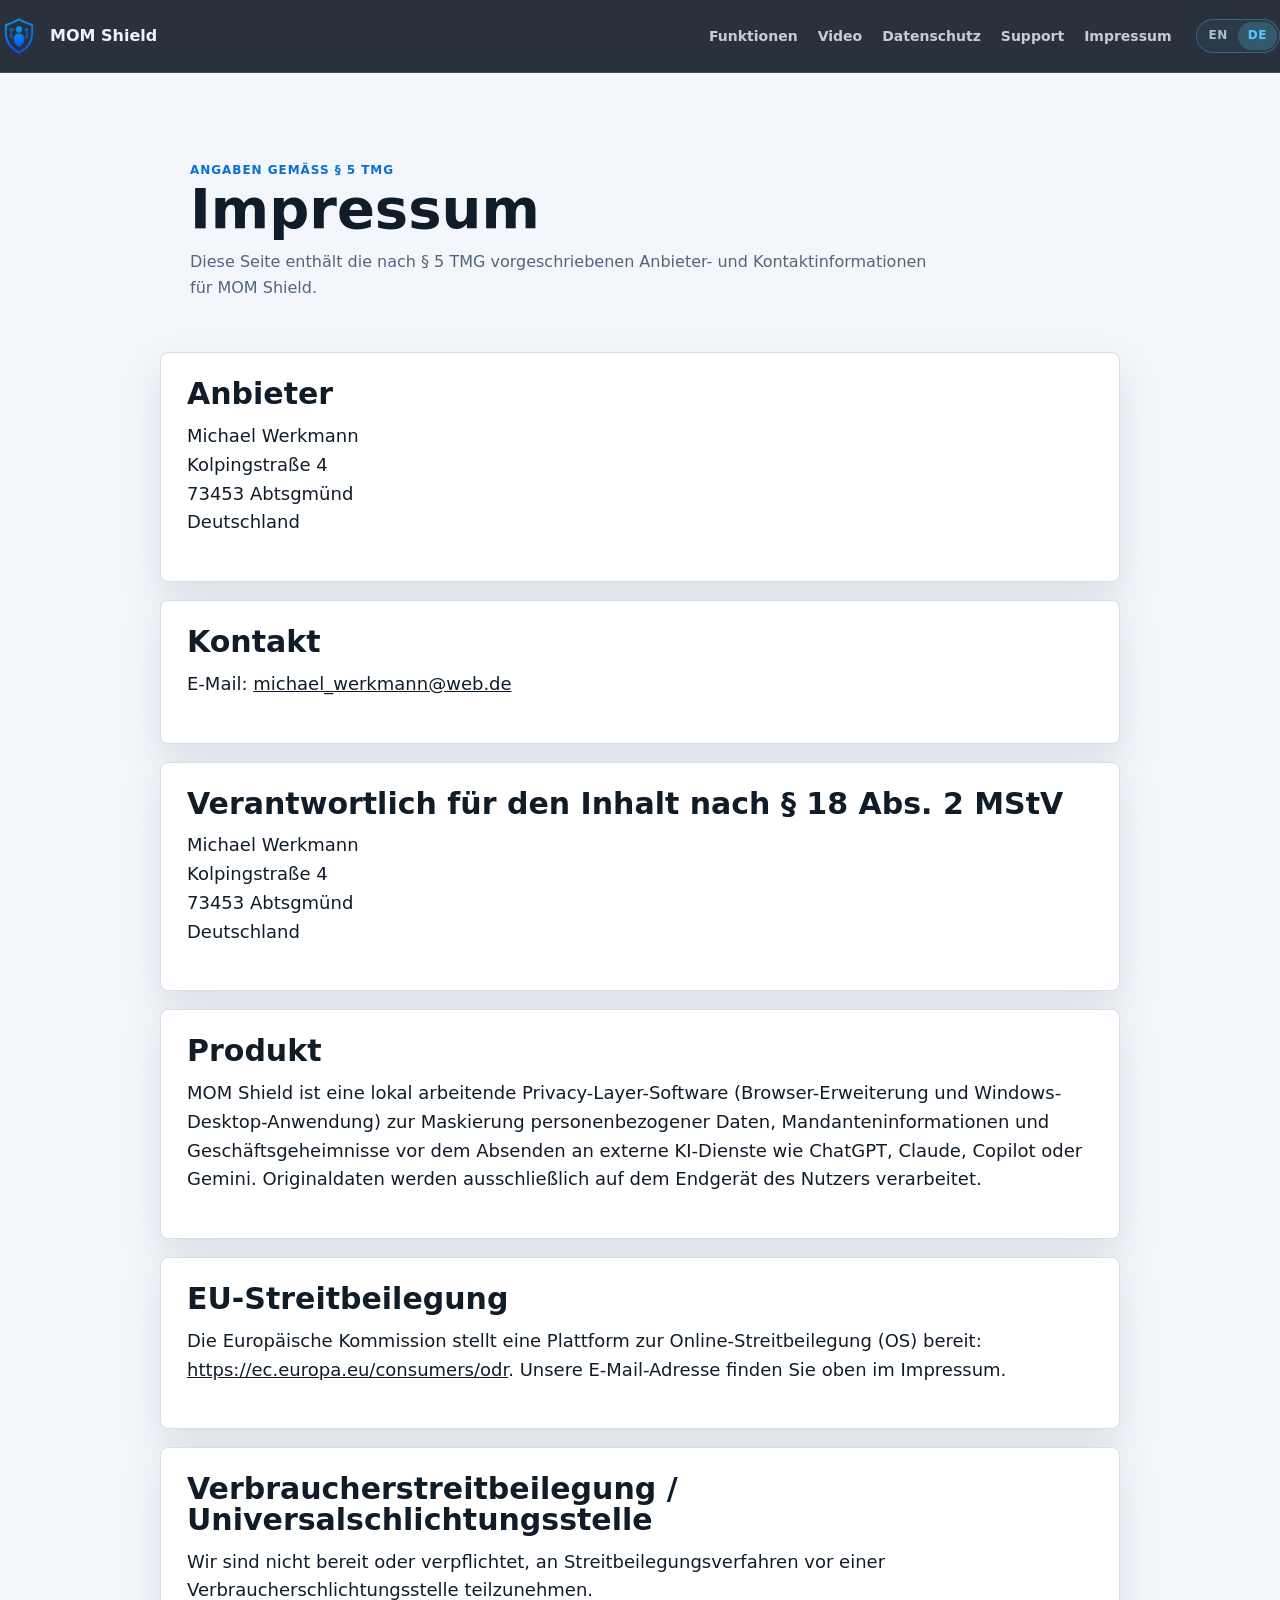
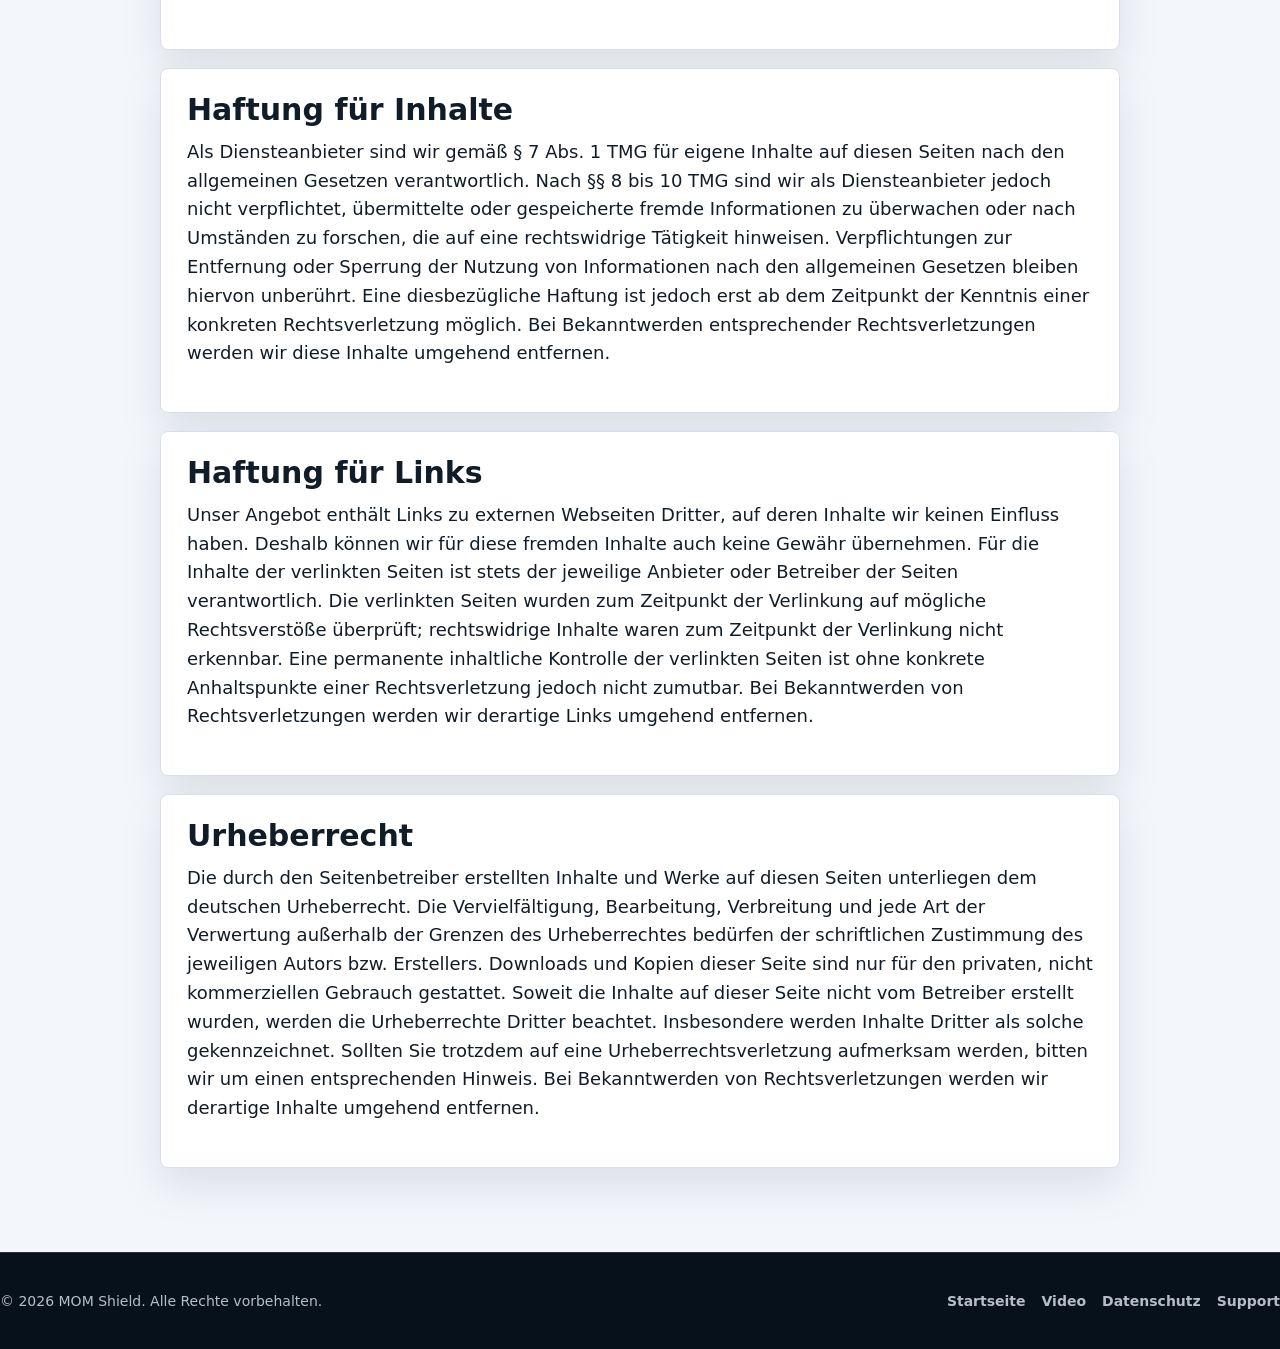
<file: docs/imprint.html>
<!doctype html>
<html lang="de">
<head>
  <meta charset="utf-8">
  <meta name="viewport" content="width=device-width, initial-scale=1">
  <title data-i18n="imprint.title">Impressum – MOM Shield</title>
  <meta name="description" data-i18n-attr="content:imprint.desc" content="Impressum für MOM Shield – Privacy Layer für sichere KI-Nutzung mit sensiblen Daten.">
  <link rel="icon" type="image/x-icon" href="assets/favicon.ico">
  <link rel="icon" type="image/png" sizes="32x32" href="assets/icon32.png">
  <link rel="icon" type="image/png" sizes="192x192" href="assets/icon192.png">
  <link rel="apple-touch-icon" href="assets/icon192.png">
  <link rel="stylesheet" href="styles.css">
  <script src="i18n.js" defer></script>
</head>
<body>
  <header class="site-header">
    <nav class="nav" data-i18n-attr="aria-label:nav.aria" aria-label="Main navigation">
      <a class="brand" href="index.html">
        <img src="assets/icon48.png" data-i18n-attr="alt:brand.alt" alt="MOM Shield logo">
        <span>MOM Shield</span>
      </a>
      <div class="nav-links">
        <a href="index.html#features" data-i18n="nav.features">Features</a>
        <a href="video.html" data-i18n="nav.video">Video</a>
        <a href="privacy.html" data-i18n="nav.privacy">Privacy</a>
        <a href="support.html" data-i18n="nav.support">Support</a>
        <a href="imprint.html" data-i18n="nav.imprint">Legal Notice</a>
        <span class="lang-switch" role="group" data-i18n-attr="aria-label:lang.switch.aria" aria-label="Choose language">
          <button type="button" class="lang-btn" data-lang-btn="en" aria-pressed="true">EN</button>
          <button type="button" class="lang-btn" data-lang-btn="de" aria-pressed="false">DE</button>
        </span>
      </div>
    </nav>
  </header>

  <main>
    <div class="page-title">
      <p class="section-kicker" data-i18n="imprint.kicker">Angaben gemäß § 5 TMG</p>
      <h1 data-i18n="imprint.h1">Impressum</h1>
      <p data-i18n="imprint.intro">Diese Seite enthält die nach § 5 TMG vorgeschriebenen Anbieter- und Kontaktinformationen für MOM Shield.</p>
    </div>

    <article class="content">
      <section>
        <h2 data-i18n="imprint.s1.h2">Anbieter</h2>
        <p data-i18n="imprint.s1.p">
          Michael Werkmann<br>
          Kolpingstraße 4<br>
          73453 Abtsgmünd<br>
          Deutschland
        </p>
      </section>

      <section>
        <h2 data-i18n="imprint.s2.h2">Kontakt</h2>
        <p data-i18n="imprint.s2.p">E-Mail: <a href="mailto:michael_werkmann@web.de">michael_werkmann@web.de</a></p>
      </section>

      <section>
        <h2 data-i18n="imprint.s3.h2">Verantwortlich für den Inhalt nach § 18 Abs. 2 MStV</h2>
        <p data-i18n="imprint.s3.p">
          Michael Werkmann<br>
          Kolpingstraße 4<br>
          73453 Abtsgmünd<br>
          Deutschland
        </p>
      </section>

      <section>
        <h2 data-i18n="imprint.s4.h2">Produkt</h2>
        <p data-i18n="imprint.s4.p">MOM Shield ist eine lokal arbeitende Privacy-Layer-Software (Browser-Erweiterung und Windows-Desktop-Anwendung) zur Maskierung personenbezogener Daten, Mandanteninformationen und Geschäftsgeheimnisse vor dem Absenden an externe KI-Dienste wie ChatGPT, Claude, Copilot oder Gemini. Originaldaten werden ausschließlich auf dem Endgerät des Nutzers verarbeitet.</p>
      </section>

      <section>
        <h2 data-i18n="imprint.s5.h2">EU-Streitbeilegung</h2>
        <p data-i18n="imprint.s5.p">Die Europäische Kommission stellt eine Plattform zur Online-Streitbeilegung (OS) bereit: <a href="https://ec.europa.eu/consumers/odr" rel="noopener noreferrer" target="_blank">https://ec.europa.eu/consumers/odr</a>. Unsere E-Mail-Adresse finden Sie oben im Impressum.</p>
      </section>

      <section>
        <h2 data-i18n="imprint.s6.h2">Verbraucherstreitbeilegung / Universalschlichtungsstelle</h2>
        <p data-i18n="imprint.s6.p">Wir sind nicht bereit oder verpflichtet, an Streitbeilegungsverfahren vor einer Verbraucherschlichtungsstelle teilzunehmen.</p>
      </section>

      <section>
        <h2 data-i18n="imprint.s7.h2">Haftung für Inhalte</h2>
        <p data-i18n="imprint.s7.p">Als Diensteanbieter sind wir gemäß § 7 Abs. 1 TMG für eigene Inhalte auf diesen Seiten nach den allgemeinen Gesetzen verantwortlich. Nach §§ 8 bis 10 TMG sind wir als Diensteanbieter jedoch nicht verpflichtet, übermittelte oder gespeicherte fremde Informationen zu überwachen oder nach Umständen zu forschen, die auf eine rechtswidrige Tätigkeit hinweisen. Verpflichtungen zur Entfernung oder Sperrung der Nutzung von Informationen nach den allgemeinen Gesetzen bleiben hiervon unberührt. Eine diesbezügliche Haftung ist jedoch erst ab dem Zeitpunkt der Kenntnis einer konkreten Rechtsverletzung möglich. Bei Bekanntwerden entsprechender Rechtsverletzungen werden wir diese Inhalte umgehend entfernen.</p>
      </section>

      <section>
        <h2 data-i18n="imprint.s8.h2">Haftung für Links</h2>
        <p data-i18n="imprint.s8.p">Unser Angebot enthält Links zu externen Webseiten Dritter, auf deren Inhalte wir keinen Einfluss haben. Deshalb können wir für diese fremden Inhalte auch keine Gewähr übernehmen. Für die Inhalte der verlinkten Seiten ist stets der jeweilige Anbieter oder Betreiber der Seiten verantwortlich. Die verlinkten Seiten wurden zum Zeitpunkt der Verlinkung auf mögliche Rechtsverstöße überprüft; rechtswidrige Inhalte waren zum Zeitpunkt der Verlinkung nicht erkennbar. Eine permanente inhaltliche Kontrolle der verlinkten Seiten ist ohne konkrete Anhaltspunkte einer Rechtsverletzung jedoch nicht zumutbar. Bei Bekanntwerden von Rechtsverletzungen werden wir derartige Links umgehend entfernen.</p>
      </section>

      <section>
        <h2 data-i18n="imprint.s9.h2">Urheberrecht</h2>
        <p data-i18n="imprint.s9.p">Die durch den Seitenbetreiber erstellten Inhalte und Werke auf diesen Seiten unterliegen dem deutschen Urheberrecht. Die Vervielfältigung, Bearbeitung, Verbreitung und jede Art der Verwertung außerhalb der Grenzen des Urheberrechtes bedürfen der schriftlichen Zustimmung des jeweiligen Autors bzw. Erstellers. Downloads und Kopien dieser Seite sind nur für den privaten, nicht kommerziellen Gebrauch gestattet. Soweit die Inhalte auf dieser Seite nicht vom Betreiber erstellt wurden, werden die Urheberrechte Dritter beachtet. Insbesondere werden Inhalte Dritter als solche gekennzeichnet. Sollten Sie trotzdem auf eine Urheberrechtsverletzung aufmerksam werden, bitten wir um einen entsprechenden Hinweis. Bei Bekanntwerden von Rechtsverletzungen werden wir derartige Inhalte umgehend entfernen.</p>
      </section>
    </article>
  </main>

  <footer class="site-footer">
    <div class="footer-inner">
      <div data-i18n="footer.copyright.rights">&copy; 2026 MOM Shield. All rights reserved.</div>
      <div class="footer-links">
        <a href="index.html" data-i18n="footer.home">Home</a>
        <a href="video.html" data-i18n="footer.video">Video</a>
        <a href="privacy.html" data-i18n="footer.privacy">Privacy Policy</a>
        <a href="support.html" data-i18n="footer.support.short">Support</a>
      </div>
    </div>
  </footer>
</body>
</html>
</file>
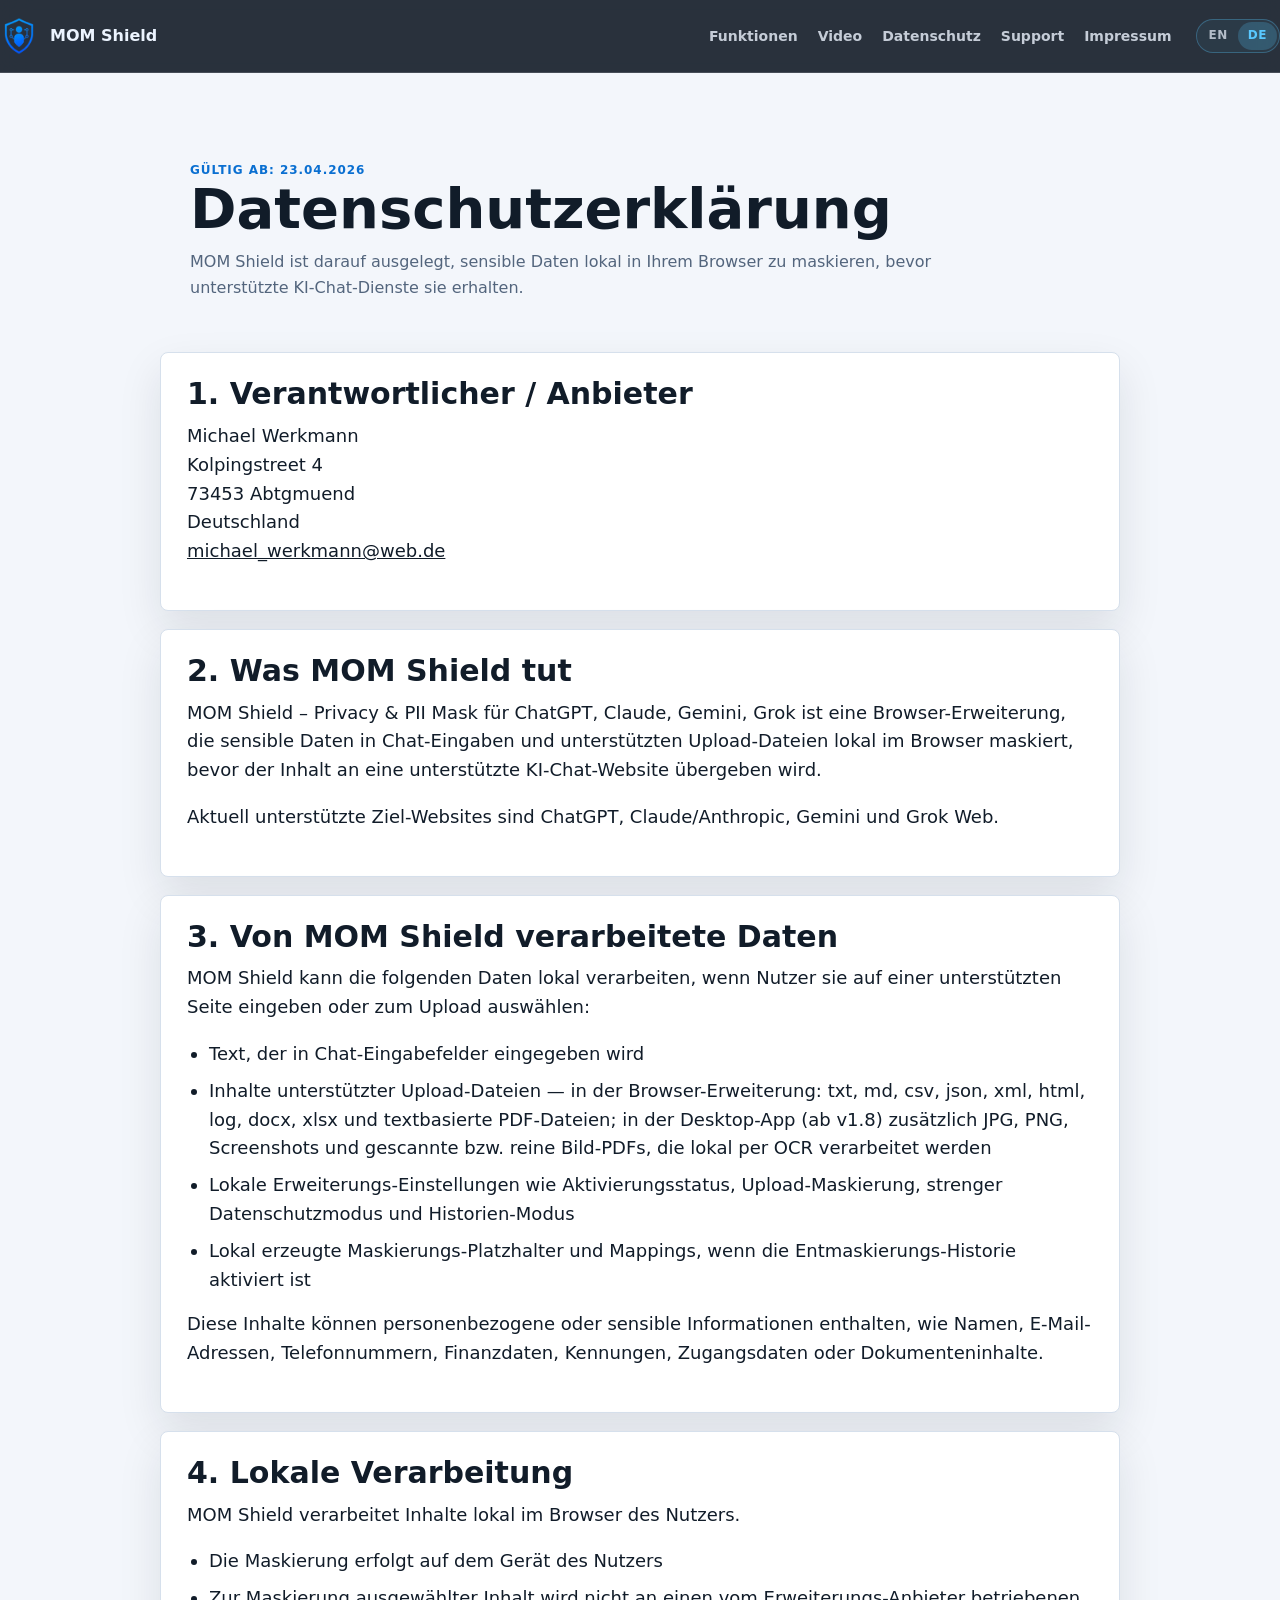
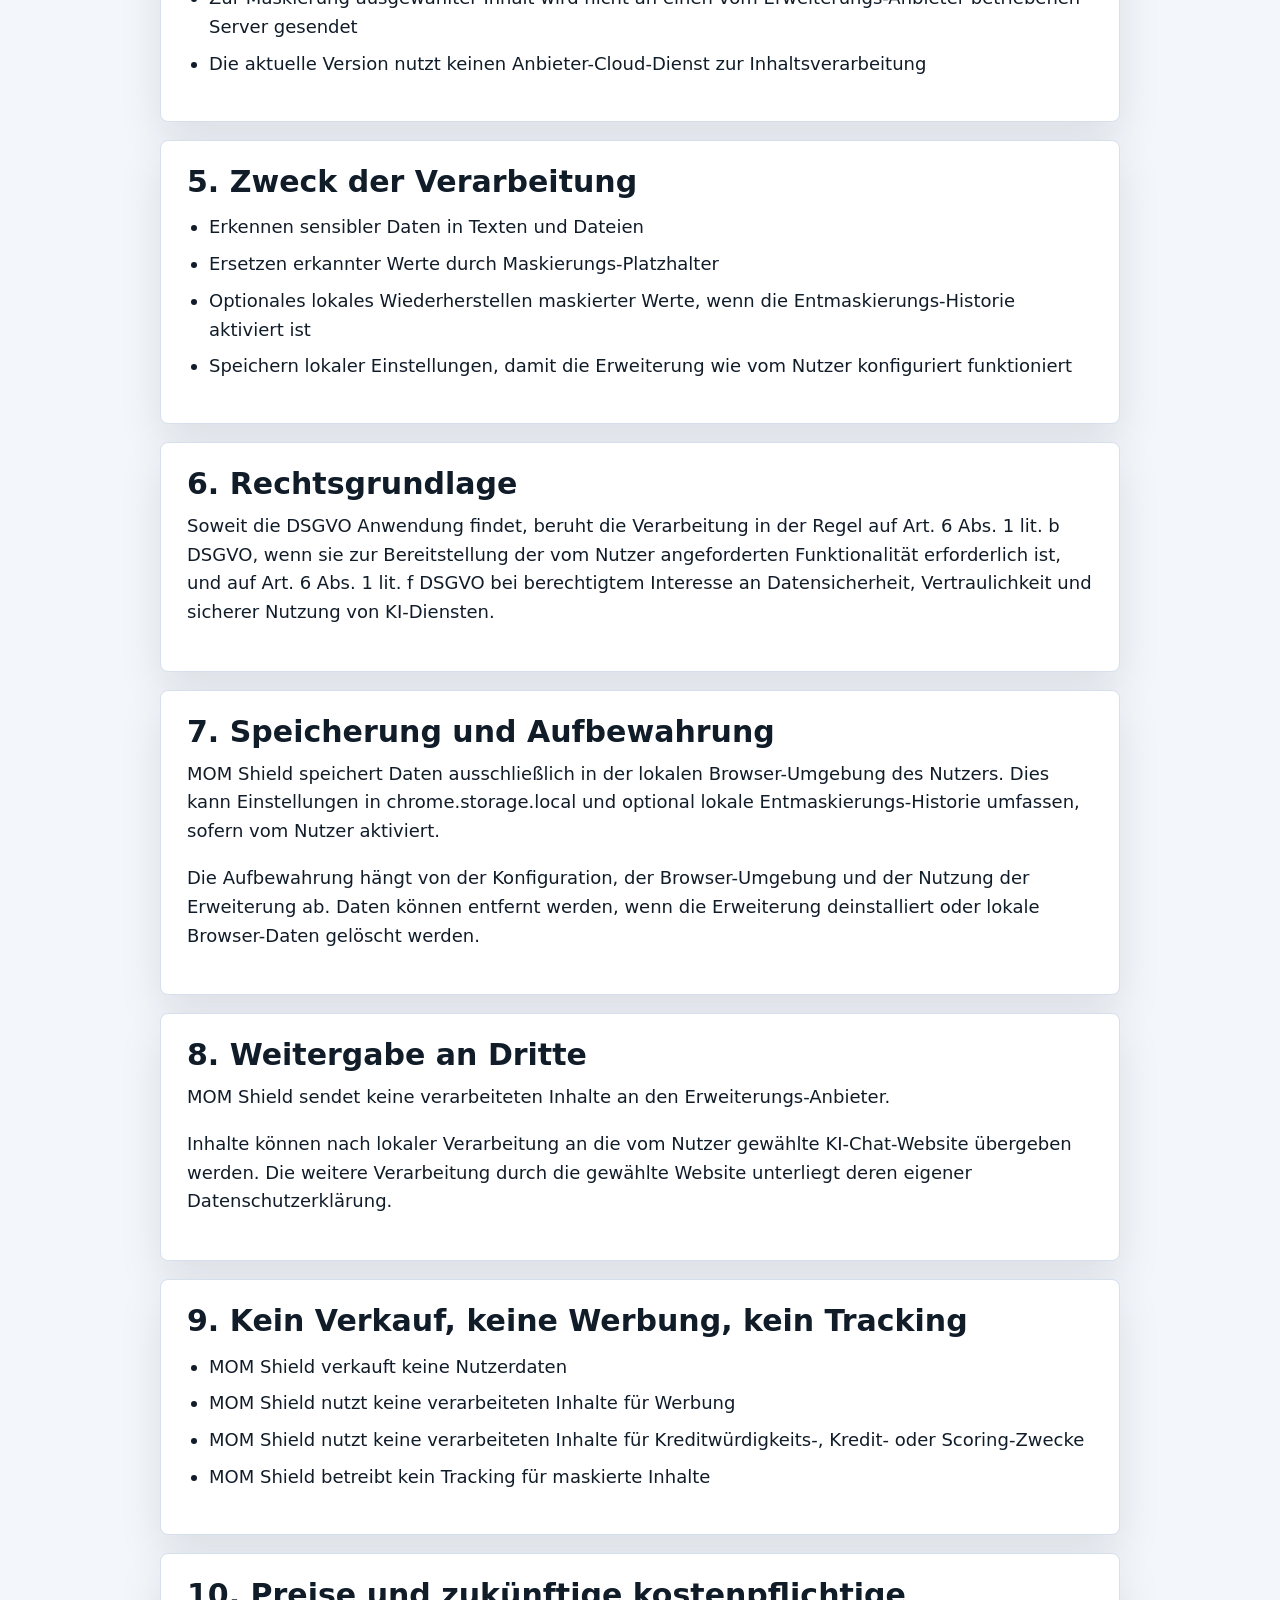
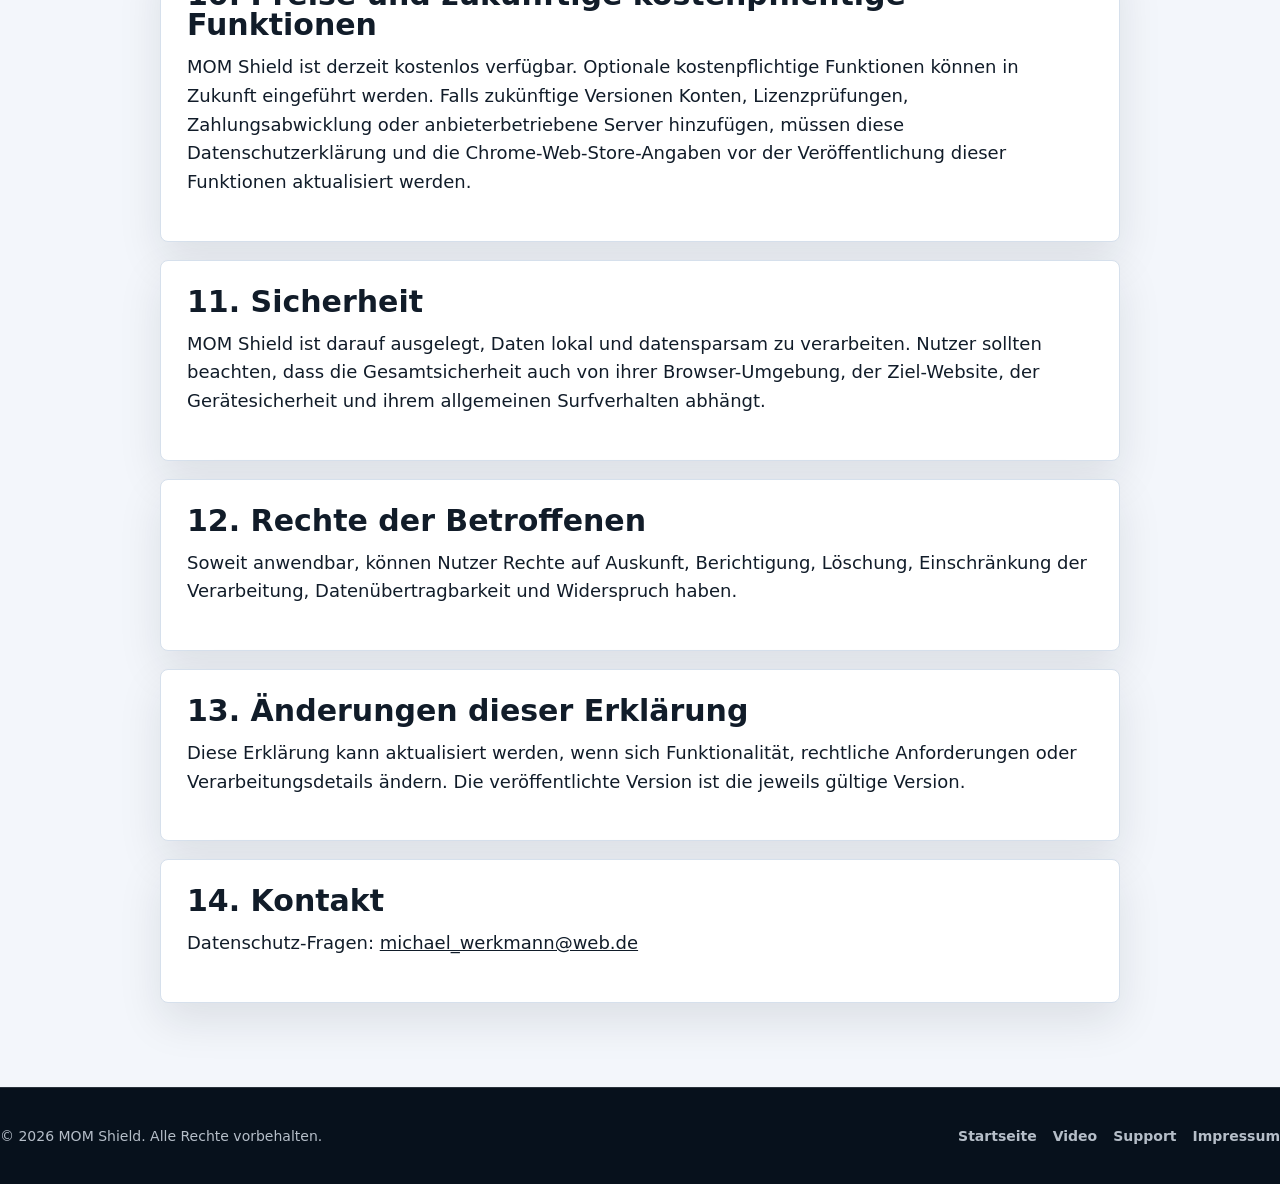
<file: docs/privacy.html>
<!doctype html>
<html lang="en">
<head>
  <meta charset="utf-8">
  <meta name="viewport" content="width=device-width, initial-scale=1">
  <title data-i18n="privacy.title">Privacy Policy - MOM Shield</title>
  <meta name="description" data-i18n-attr="content:privacy.desc" content="Privacy Policy for MOM Shield - Privacy & PII Mask for ChatGPT, Claude, Gemini, Grok.">
  <link rel="icon" type="image/x-icon" href="assets/favicon.ico">
  <link rel="icon" type="image/png" sizes="32x32" href="assets/icon32.png">
  <link rel="icon" type="image/png" sizes="192x192" href="assets/icon192.png">
  <link rel="apple-touch-icon" href="assets/icon192.png">
  <link rel="stylesheet" href="styles.css">
  <script src="i18n.js" defer></script>
</head>
<body>
  <header class="site-header">
    <nav class="nav" data-i18n-attr="aria-label:nav.aria" aria-label="Main navigation">
      <a class="brand" href="index.html">
        <img src="assets/icon48.png" data-i18n-attr="alt:brand.alt" alt="MOM Shield logo">
        <span>MOM Shield</span>
      </a>
      <div class="nav-links">
        <a href="index.html#features" data-i18n="nav.features">Features</a>
        <a href="video.html" data-i18n="nav.video">Video</a>
        <a href="privacy.html" data-i18n="nav.privacy">Privacy</a>
        <a href="support.html" data-i18n="nav.support">Support</a>
        <a href="imprint.html" data-i18n="nav.imprint">Legal Notice</a>
        <span class="lang-switch" role="group" data-i18n-attr="aria-label:lang.switch.aria" aria-label="Choose language">
          <button type="button" class="lang-btn" data-lang-btn="en" aria-pressed="true">EN</button>
          <button type="button" class="lang-btn" data-lang-btn="de" aria-pressed="false">DE</button>
        </span>
      </div>
    </nav>
  </header>

  <main>
    <div class="page-title">
      <p class="section-kicker" data-i18n="privacy.kicker">Effective date: 2026-04-23</p>
      <h1 data-i18n="privacy.h1">Privacy Policy</h1>
      <p data-i18n="privacy.intro">MOM Shield is designed to mask sensitive data locally in your browser before supported AI chat services receive it.</p>
    </div>

    <article class="content">
      <section>
        <h2 data-i18n="privacy.s1.h2">1. Controller / Provider</h2>
        <p data-i18n="privacy.s1.p">
          Michael Werkmann<br>
          Kolpingstreet 4<br>
          73453 Abtgmuend<br>
          Germany<br>
          <a href="mailto:michael_werkmann@web.de">michael_werkmann@web.de</a>
        </p>
      </section>

      <section>
        <h2 data-i18n="privacy.s2.h2">2. What MOM Shield Does</h2>
        <p data-i18n="privacy.s2.p1">MOM Shield - Privacy &amp; PII Mask for ChatGPT, Claude, Gemini, Grok is a browser extension that masks sensitive data in chat inputs and supported upload files locally in the browser before the content is passed to a supported AI chat website.</p>
        <p data-i18n="privacy.s2.p2">Supported target sites currently include ChatGPT, Claude/Anthropic, Gemini, and Grok Web.</p>
      </section>

      <section>
        <h2 data-i18n="privacy.s3.h2">3. Data Processed by MOM Shield</h2>
        <p data-i18n="privacy.s3.p">MOM Shield may process the following data locally when users enter it into a supported page or select it for upload:</p>
        <ul>
          <li data-i18n="privacy.s3.li1">text entered into chat input fields</li>
          <li data-i18n="privacy.s3.li2">contents of supported upload files — in the browser extension: txt, md, csv, json, xml, html, log, docx, xlsx, and text-based PDF files; in the desktop app (v1.8+) additionally JPG, PNG, screenshots, and scanned/image-only PDFs processed via local OCR</li>
          <li data-i18n="privacy.s3.li3">local extension settings, such as enabled status, upload masking setting, strict privacy mode, and history mode</li>
          <li data-i18n="privacy.s3.li4">locally generated masking placeholders and mappings if unmask history is enabled</li>
        </ul>
        <p data-i18n="privacy.s3.p2">This content may contain personal or sensitive information, such as names, email addresses, phone numbers, financial data, identifiers, credentials, or document contents.</p>
      </section>

      <section>
        <h2 data-i18n="privacy.s4.h2">4. Local Processing</h2>
        <p data-i18n="privacy.s4.p">MOM Shield processes content locally in the user's browser.</p>
        <ul>
          <li data-i18n="privacy.s4.li1">masking is performed on the user's device</li>
          <li data-i18n="privacy.s4.li2">content selected for masking is not sent to a server operated by the extension provider</li>
          <li data-i18n="privacy.s4.li3">the current version does not use a provider-operated cloud service for content processing</li>
        </ul>
      </section>

      <section>
        <h2 data-i18n="privacy.s5.h2">5. Purpose of Processing</h2>
        <ul>
          <li data-i18n="privacy.s5.li1">detecting sensitive data in text inputs and files</li>
          <li data-i18n="privacy.s5.li2">replacing detected values with masking placeholders</li>
          <li data-i18n="privacy.s5.li3">optionally restoring masked values locally if unmask history is enabled</li>
          <li data-i18n="privacy.s5.li4">storing local settings so the extension works as configured by the user</li>
        </ul>
      </section>

      <section>
        <h2 data-i18n="privacy.s6.h2">6. Legal Basis</h2>
        <p data-i18n="privacy.s6.p">Where GDPR applies, processing is generally based on Article 6(1)(b) GDPR where processing is required to provide the functionality requested by the user, and Article 6(1)(f) GDPR where there is a legitimate interest in data security, confidentiality, and safer use of AI services.</p>
      </section>

      <section>
        <h2 data-i18n="privacy.s7.h2">7. Storage and Retention</h2>
        <p data-i18n="privacy.s7.p1">MOM Shield stores data only in the user's local browser environment. This may include settings in chrome.storage.local and optional local unmask history if enabled by the user.</p>
        <p data-i18n="privacy.s7.p2">Retention depends on the user's configuration, browser environment, and extension usage. Data may be removed when the extension is uninstalled or local browser data is cleared.</p>
      </section>

      <section>
        <h2 data-i18n="privacy.s8.h2">8. Sharing With Third Parties</h2>
        <p data-i18n="privacy.s8.p1">MOM Shield does not send processed content to the extension provider.</p>
        <p data-i18n="privacy.s8.p2">Content may be passed to the AI chat website chosen by the user after local processing. Further processing by the selected AI chat website is governed by that provider's own privacy policy.</p>
      </section>

      <section>
        <h2 data-i18n="privacy.s9.h2">9. No Sale, Advertising, or Tracking Use</h2>
        <ul>
          <li data-i18n="privacy.s9.li1">MOM Shield does not sell user data</li>
          <li data-i18n="privacy.s9.li2">MOM Shield does not use processed content for advertising</li>
          <li data-i18n="privacy.s9.li3">MOM Shield does not use processed content for creditworthiness, lending, or scoring purposes</li>
          <li data-i18n="privacy.s9.li4">MOM Shield does not operate tracking for masked content</li>
        </ul>
      </section>

      <section>
        <h2 data-i18n="privacy.s10.h2">10. Pricing and Future Paid Features</h2>
        <p data-i18n="privacy.s10.p">MOM Shield is currently available free of charge. Optional paid features may be introduced in the future. If future versions add accounts, license checks, payment processing, or provider-operated servers, this privacy policy and the Chrome Web Store disclosures must be updated before those features are released.</p>
      </section>

      <section>
        <h2 data-i18n="privacy.s11.h2">11. Security</h2>
        <p data-i18n="privacy.s11.p">MOM Shield is designed to process data locally and sparingly. Users should note that overall security also depends on their browser environment, target website, device security, and general browsing behavior.</p>
      </section>

      <section>
        <h2 data-i18n="privacy.s12.h2">12. User Rights</h2>
        <p data-i18n="privacy.s12.p">Where applicable, users may have legal rights to access, rectification, deletion, restriction of processing, data portability, and objection.</p>
      </section>

      <section>
        <h2 data-i18n="privacy.s13.h2">13. Changes to This Policy</h2>
        <p data-i18n="privacy.s13.p">This policy may be updated if functionality, legal requirements, or processing details change. The published version is the applicable version.</p>
      </section>

      <section>
        <h2 data-i18n="privacy.s14.h2">14. Contact</h2>
        <p data-i18n="privacy.s14.p">Privacy questions: <a href="mailto:michael_werkmann@web.de">michael_werkmann@web.de</a></p>
      </section>
    </article>
  </main>

  <footer class="site-footer">
    <div class="footer-inner">
      <div data-i18n="footer.copyright.rights">&copy; 2026 MOM Shield. All rights reserved.</div>
      <div class="footer-links">
        <a href="index.html" data-i18n="footer.home">Home</a>
        <a href="video.html" data-i18n="footer.video">Video</a>
        <a href="support.html" data-i18n="footer.support.short">Support</a>
        <a href="imprint.html" data-i18n="footer.imprint">Legal Notice</a>
      </div>
    </div>
  </footer>
</body>
</html>
</file>
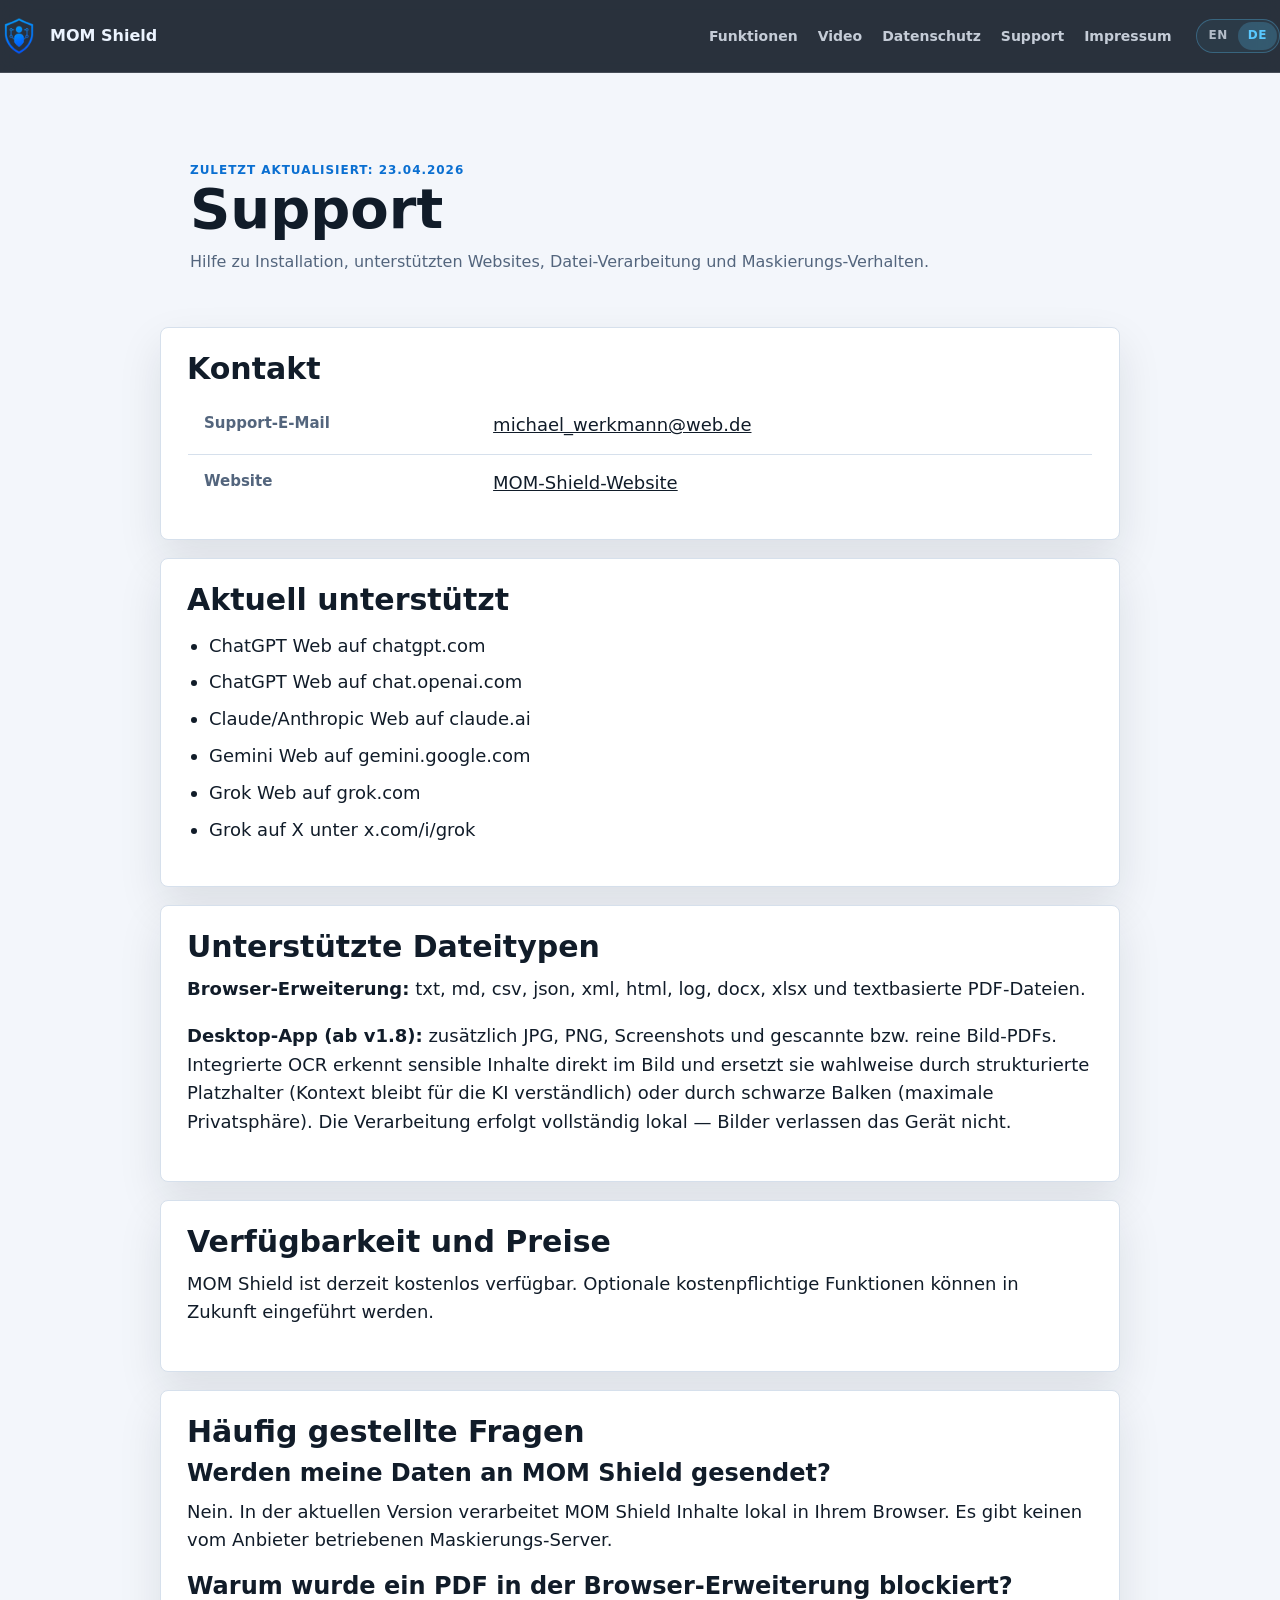
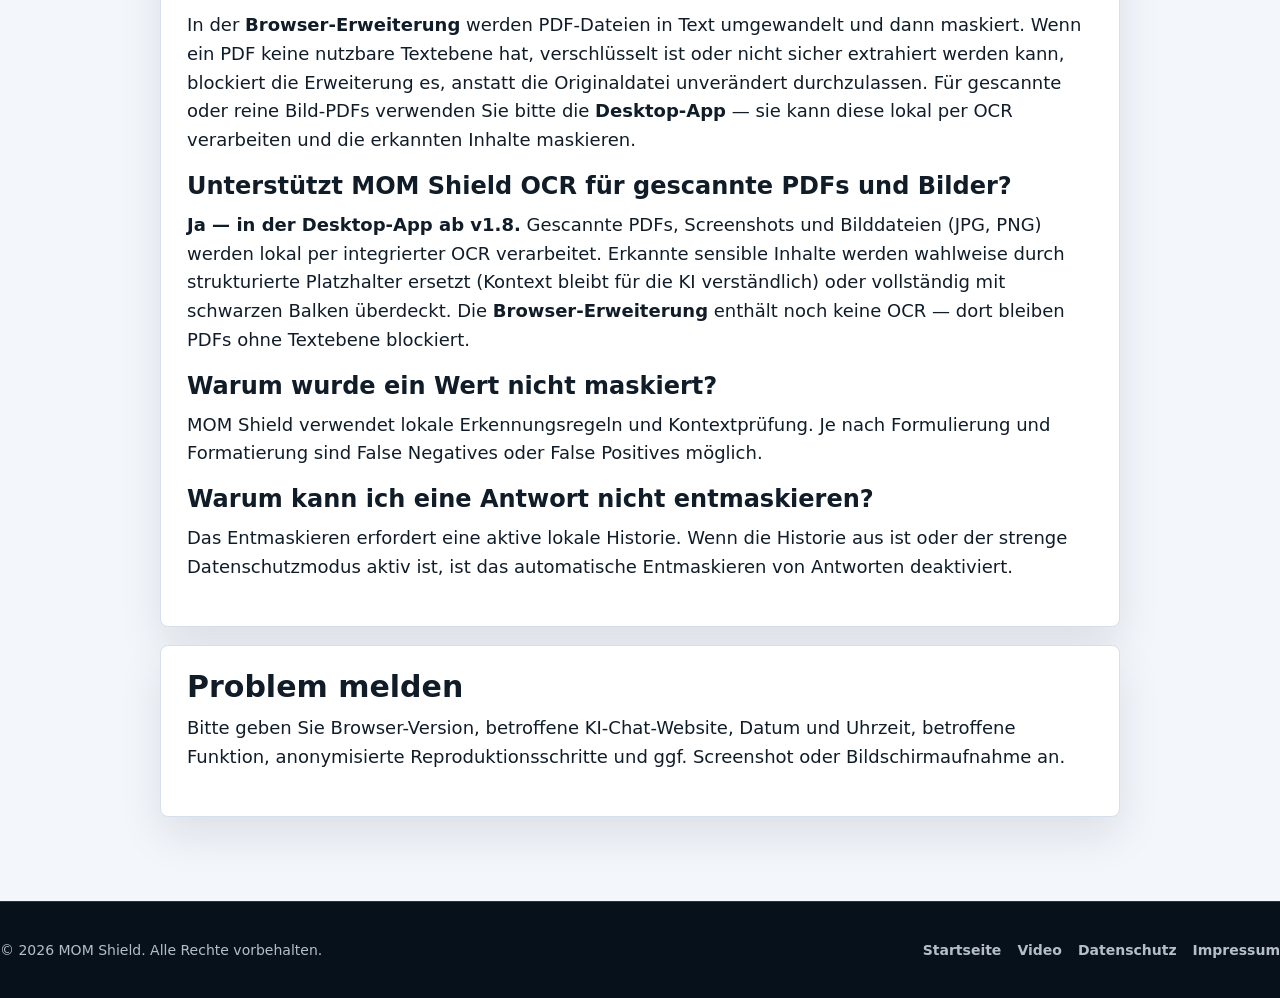
<file: docs/support.html>
<!doctype html>
<html lang="en">
<head>
  <meta charset="utf-8">
  <meta name="viewport" content="width=device-width, initial-scale=1">
  <title data-i18n="support.title">Support - MOM Shield</title>
  <meta name="description" data-i18n-attr="content:support.desc" content="Support information for MOM Shield - Privacy & PII Mask for ChatGPT, Claude, Gemini, Grok.">
  <link rel="icon" type="image/x-icon" href="assets/favicon.ico">
  <link rel="icon" type="image/png" sizes="32x32" href="assets/icon32.png">
  <link rel="icon" type="image/png" sizes="192x192" href="assets/icon192.png">
  <link rel="apple-touch-icon" href="assets/icon192.png">
  <link rel="stylesheet" href="styles.css">
  <script src="i18n.js" defer></script>
</head>
<body>
  <header class="site-header">
    <nav class="nav" data-i18n-attr="aria-label:nav.aria" aria-label="Main navigation">
      <a class="brand" href="index.html">
        <img src="assets/icon48.png" data-i18n-attr="alt:brand.alt" alt="MOM Shield logo">
        <span>MOM Shield</span>
      </a>
      <div class="nav-links">
        <a href="index.html#features" data-i18n="nav.features">Features</a>
        <a href="video.html" data-i18n="nav.video">Video</a>
        <a href="privacy.html" data-i18n="nav.privacy">Privacy</a>
        <a href="support.html" data-i18n="nav.support">Support</a>
        <a href="imprint.html" data-i18n="nav.imprint">Legal Notice</a>
        <span class="lang-switch" role="group" data-i18n-attr="aria-label:lang.switch.aria" aria-label="Choose language">
          <button type="button" class="lang-btn" data-lang-btn="en" aria-pressed="true">EN</button>
          <button type="button" class="lang-btn" data-lang-btn="de" aria-pressed="false">DE</button>
        </span>
      </div>
    </nav>
  </header>

  <main>
    <div class="page-title">
      <p class="section-kicker" data-i18n="support.kicker">Last updated: 2026-04-23</p>
      <h1 data-i18n="support.h1">Support</h1>
      <p data-i18n="support.intro">Get help with installation, supported websites, file handling, and masking behavior.</p>
    </div>

    <article class="content">
      <section>
        <h2 data-i18n="support.contact.h2">Contact</h2>
        <table class="meta-table">
          <tr>
            <th data-i18n="support.contact.email">Support email</th>
            <td><a href="mailto:michael_werkmann@web.de">michael_werkmann@web.de</a></td>
          </tr>
          <tr>
            <th data-i18n="support.contact.web">Website</th>
            <td><a href="index.html" data-i18n="support.contact.web.link">MOM Shield website</a></td>
          </tr>
        </table>
      </section>

      <section>
        <h2 data-i18n="support.sup.h2">Currently Supported</h2>
        <ul>
          <li data-i18n="support.sup.li1">ChatGPT Web on chatgpt.com</li>
          <li data-i18n="support.sup.li2">ChatGPT Web on chat.openai.com</li>
          <li data-i18n="support.sup.li3">Claude/Anthropic Web on claude.ai</li>
          <li data-i18n="support.sup.li4">Gemini Web on gemini.google.com</li>
          <li data-i18n="support.sup.li5">Grok Web on grok.com</li>
          <li data-i18n="support.sup.li6">Grok on X at x.com/i/grok</li>
        </ul>
      </section>

      <section>
        <h2 data-i18n="support.files.h2">Supported File Types</h2>
        <p data-i18n="support.files.p"><strong>Browser extension:</strong> txt, md, csv, json, xml, html, log, docx, xlsx, and text-based PDF files.</p>
        <p data-i18n="support.files.p2"><strong>Desktop app (v1.8+):</strong> additionally JPG, PNG, screenshots, and scanned / image-only PDFs. Built-in OCR detects sensitive content directly inside images and replaces it either with structured placeholders (context preserved for the AI) or with black redaction bars (maximum privacy). Processing is fully local — images never leave the device.</p>
      </section>

      <section>
        <h2 data-i18n="support.price.h2">Availability and Pricing</h2>
        <p data-i18n="support.price.p">MOM Shield is currently available free of charge. Optional paid features may be introduced in the future.</p>
      </section>

      <section>
        <h2 data-i18n="support.faq.h2">Frequently Asked Questions</h2>
        <h3 data-i18n="support.faq.q1">Is my data sent to MOM Shield?</h3>
        <p data-i18n="support.faq.a1">No. In the current version, MOM Shield processes content locally in your browser. There is no provider-operated masking server.</p>

        <h3 data-i18n="support.faq.q2">Why was a PDF blocked in the browser extension?</h3>
        <p data-i18n="support.faq.a2">In the <strong>browser extension</strong>, PDF files are converted to text and then masked. If a PDF has no usable text layer, is encrypted, or cannot be safely extracted, the extension blocks it instead of passing through the original file unchanged. For scanned or image-only PDFs, use the <strong>desktop app</strong> instead — it can OCR them locally and mask the recognized content.</p>

        <h3 data-i18n="support.faq.q3">Does MOM Shield support OCR for scanned PDFs and images?</h3>
        <p data-i18n="support.faq.a3"><strong>Yes — in the desktop app since v1.8.</strong> Scanned PDFs, screenshots, and image files (JPG, PNG) are processed locally by built-in OCR. Detected sensitive content is replaced either with structured placeholders (context preserved for the AI) or fully covered with black redaction bars. The <strong>browser extension</strong> does not include OCR yet — there, PDFs without a text layer remain blocked.</p>

        <h3 data-i18n="support.faq.q4">Why was a value not masked?</h3>
        <p data-i18n="support.faq.a4">MOM Shield uses local detection rules and context validation. Depending on wording and formatting, false negatives or false positives are possible.</p>

        <h3 data-i18n="support.faq.q5">Why can I not unmask a response?</h3>
        <p data-i18n="support.faq.a5">Unmasking requires active local history. If History is off or strict privacy mode is enabled, automatic response unmasking is disabled.</p>
      </section>

      <section>
        <h2 data-i18n="support.report.h2">Report an Issue</h2>
        <p data-i18n="support.report.p">Please include browser version, affected AI chat website, date and time, affected feature, anonymized reproduction steps, and a screenshot or screen recording if helpful.</p>
      </section>
    </article>
  </main>

  <footer class="site-footer">
    <div class="footer-inner">
      <div data-i18n="footer.copyright.rights">&copy; 2026 MOM Shield. All rights reserved.</div>
      <div class="footer-links">
        <a href="index.html" data-i18n="footer.home">Home</a>
        <a href="video.html" data-i18n="footer.video">Video</a>
        <a href="privacy.html" data-i18n="footer.privacy">Privacy Policy</a>
        <a href="imprint.html" data-i18n="footer.imprint">Legal Notice</a>
      </div>
    </div>
  </footer>
</body>
</html>
</file>
<file: docs/styles.css>
/* ────── Pain section ────── */
.pain-grid {
  display: grid;
  grid-template-columns: repeat(3, 1fr);
  gap: 24px;
  margin: 32px 0 24px;
}
@media (max-width: 880px) { .pain-grid { grid-template-columns: 1fr; } }
.pain-card {
  padding: 24px;
  background: rgba(255, 90, 90, 0.06);
  border: 1px solid rgba(255, 90, 90, 0.25);
  border-radius: 12px;
  transition: transform .18s, border-color .18s;
}
.pain-card:hover { transform: translateY(-2px); border-color: rgba(255, 90, 90, 0.45); }
.pain-icon { font-size: 32px; margin-bottom: 8px; }
.pain-card h3 { margin: 0 0 8px; font-size: 17px; color: #ecf4ff; }
.pain-card p { margin: 0; color: #c7d8ee; font-size: 14px; line-height: 1.65; }
.problem-bridge {
  margin: 24px auto 0;
  max-width: 720px;
  text-align: center;
  padding: 20px;
  border-left: 3px solid #59c8ff;
  background: rgba(89, 200, 255, 0.06);
  border-radius: 4px;
}
.problem-bridge p { margin: 0; font-size: 16px; line-height: 1.65; color: #ecf4ff; }

/* ────── Audience grid ────── */
.audience-grid {
  display: grid;
  grid-template-columns: repeat(3, 1fr);
  gap: 20px;
  margin-top: 28px;
}
@media (max-width: 980px) { .audience-grid { grid-template-columns: repeat(2, 1fr); } }
@media (max-width: 620px) { .audience-grid { grid-template-columns: 1fr; } }
.audience-card {
  padding: 22px 20px;
  background: #ffffff;
  border: 1px solid rgba(0, 0, 0, 0.08);
  border-radius: 12px;
  box-shadow: 0 4px 12px rgba(7, 17, 28, 0.04);
  transition: transform .18s, box-shadow .18s;
}
.audience-card:hover {
  transform: translateY(-3px);
  box-shadow: 0 12px 28px rgba(7, 17, 28, 0.12);
}
.audience-icon { font-size: 30px; margin-bottom: 8px; }
.audience-card h3 { margin: 0 0 8px; font-size: 17px; color: #0a1a2d; }
.audience-card p { margin: 0; color: #495a72; font-size: 14px; line-height: 1.6; }

/* ────── Workflow large ────── */
.workflow-grid-large { grid-template-columns: repeat(4, 1fr); gap: 18px; }
@media (max-width: 1080px) { .workflow-grid-large { grid-template-columns: repeat(2, 1fr); } }
@media (max-width: 540px) { .workflow-grid-large { grid-template-columns: 1fr; } }

/* ────── Two products ────── */
.products-grid {
  display: grid;
  grid-template-columns: 1fr 1fr;
  gap: 24px;
  margin-top: 32px;
}
@media (max-width: 980px) { .products-grid { grid-template-columns: 1fr; } }
.product-card {
  position: relative;
  padding: 32px 28px 28px;
  background: rgba(255, 255, 255, 0.04);
  border: 1px solid rgba(89, 200, 255, 0.18);
  border-radius: 14px;
  display: flex;
  flex-direction: column;
}
.product-card-desktop {
  background: linear-gradient(160deg, rgba(89, 200, 255, 0.10), rgba(44, 123, 229, 0.18));
  border-color: rgba(89, 200, 255, 0.45);
  box-shadow: 0 18px 50px rgba(0, 0, 0, 0.4);
}
.product-badge {
  display: inline-block;
  align-self: flex-start;
  padding: 4px 12px;
  font-size: 11px;
  font-weight: 700;
  letter-spacing: .8px;
  text-transform: uppercase;
  border-radius: 999px;
  background: rgba(89, 200, 255, 0.18);
  color: #59c8ff;
  margin-bottom: 12px;
}
.product-badge-pro { background: linear-gradient(90deg, #2c7be5, #59c8ff); color: #fff; }
.product-card h3 { margin: 0 0 6px; font-size: 22px; color: #ecf4ff; }
.product-summary { color: #c7d8ee; line-height: 1.6; margin: 0 0 18px; font-size: 14.5px; }
.product-features {
  list-style: none;
  padding: 0;
  margin: 0 0 18px;
  display: grid;
  gap: 8px;
}
.product-features li {
  color: #ecf4ff;
  font-size: 14px;
  line-height: 1.55;
}
.product-meta {
  padding: 14px 0;
  border-top: 1px solid rgba(255, 255, 255, 0.12);
  border-bottom: 1px solid rgba(255, 255, 255, 0.12);
  margin-bottom: 18px;
}
.product-meta p { margin: 4px 0; font-size: 13px; color: #c7d8ee; }
.product-card .button { align-self: flex-start; }

/* ────── Compliance ────── */
.compliance-grid {
  display: grid;
  grid-template-columns: repeat(3, 1fr);
  gap: 20px;
  margin-top: 28px;
}
@media (max-width: 980px) { .compliance-grid { grid-template-columns: repeat(2, 1fr); } }
@media (max-width: 620px) { .compliance-grid { grid-template-columns: 1fr; } }
.compliance-card {
  padding: 22px 20px;
  background: #fbfdff;
  border: 1px solid rgba(44, 123, 229, 0.15);
  border-radius: 12px;
}
.compliance-card h3 { margin: 0 0 8px; font-size: 16px; color: #0a1a2d; }
.compliance-card p { margin: 0; color: #495a72; font-size: 14px; line-height: 1.65; }
.compliance-bridge {
  margin-top: 32px;
  text-align: center;
  color: #495a72;
  font-size: 14px;
}
.compliance-bridge a { color: #2c7be5; text-decoration: underline; }
.bridge-sep { color: rgba(0, 0, 0, 0.2); margin: 0 8px; }

/* ────── FAQ ────── */
.faq-grid {
  max-width: 820px;
  margin: 24px auto 0;
  display: flex;
  flex-direction: column;
  gap: 8px;
}
.faq-item {
  background: #ffffff;
  border: 1px solid rgba(0, 0, 0, 0.08);
  border-radius: 10px;
  padding: 0;
  overflow: hidden;
  transition: border-color .18s;
}
.faq-item[open] { border-color: rgba(44, 123, 229, 0.4); }
.faq-item summary {
  cursor: pointer;
  list-style: none;
  padding: 16px 20px;
  font-size: 15.5px;
  font-weight: 600;
  color: #0a1a2d;
  position: relative;
  user-select: none;
}
.faq-item summary::-webkit-details-marker { display: none; }
.faq-item summary::after {
  content: "+";
  position: absolute;
  right: 20px;
  top: 16px;
  font-size: 20px;
  font-weight: 400;
  color: #2c7be5;
  transition: transform .2s;
}
.faq-item[open] summary::after { content: "−"; }
.faq-item p {
  margin: 0;
  padding: 0 20px 18px;
  color: #495a72;
  font-size: 14.5px;
  line-height: 1.7;
}

/* ────── Closing CTA ────── */
.closing-cta .notice-strong {
  background: linear-gradient(135deg, rgba(89, 200, 255, 0.10), rgba(44, 123, 229, 0.16));
  border-color: rgba(89, 200, 255, 0.4);
  text-align: center;
}
.closing-cta .closing-actions {
  justify-content: center;
  margin-top: 18px;
}

/* ────── Download section ────── */
.download-card {
  display: grid;
  grid-template-columns: 1fr 320px;
  gap: 32px;
  margin: 24px auto 16px;
  padding: 28px;
  background: linear-gradient(135deg, rgba(89, 200, 255, 0.08), rgba(44, 123, 229, 0.16));
  border: 1px solid rgba(89, 200, 255, 0.35);
  border-radius: 14px;
  box-shadow: 0 12px 40px rgba(0, 0, 0, 0.35);
  max-width: 960px;
}
@media (max-width: 760px) {
  .download-card { grid-template-columns: 1fr; }
}
.download-version {
  font-size: 14px;
  letter-spacing: .5px;
  color: #59c8ff;
  margin: 0 0 4px;
  text-transform: uppercase;
}
.download-meta { color: #9db0ca; margin: 0 0 16px; font-size: 13px; }
.download-features {
  margin: 0;
  padding-left: 0;
  list-style: none;
  display: grid;
  gap: 6px;
  color: #ecf4ff;
  font-size: 14.5px;
}
.download-features li { line-height: 1.55; }
.download-card-right {
  display: flex;
  flex-direction: column;
  align-items: flex-end;
  justify-content: center;
  gap: 10px;
  text-align: right;
}
.download-btn {
  font-size: 16px;
  padding: 14px 22px;
  white-space: nowrap;
}
.download-system { color: #9db0ca; font-size: 12.5px; margin: 0; }
.download-note { color: #9db0ca; font-size: 12.5px; margin: 0; }
.download-note a { color: #59c8ff; }
.download-extras {
  margin: 24px auto 0;
  max-width: 960px;
  color: #9db0ca;
  font-size: 14px;
}
.download-extras summary {
  cursor: pointer;
  padding: 8px 0;
  color: #c7d8ee;
  font-weight: 600;
}
.download-extras ul { padding-left: 18px; line-height: 1.7; }
.download-extras code { font-size: 11.5px; word-break: break-all; }
.nav-cta {
  background: rgba(89, 200, 255, 0.14);
  border: 1px solid rgba(89, 200, 255, 0.35);
  padding: 4px 12px !important;
  border-radius: 999px;
  color: #59c8ff !important;
}
.nav-cta:hover { background: rgba(89, 200, 255, 0.22); }

:root {
  color-scheme: dark light;
  --bg: #07111c;
  --bg-soft: #0c1827;
  --bg-panel: #12253d;
  --line-dark: rgba(255, 255, 255, 0.14);
  --line-soft: rgba(255, 255, 255, 0.08);
  --ink: #ecf4ff;
  --muted: #9db0ca;
  --accent: #1790ff;
  --accent-strong: #0a6fd1;
  --accent-soft: #8dc9ff;
  --surface: #f3f6fb;
  --surface-strong: #ffffff;
  --surface-muted: #e3eaf3;
  --ink-dark: #111c29;
  --muted-dark: #53657d;
  --line-light: #d6e0ec;
  --shadow-dark: 0 24px 64px rgba(3, 8, 17, 0.45);
  --shadow-light: 0 18px 44px rgba(16, 26, 41, 0.10);
  --radius: 8px;
}

* {
  box-sizing: border-box;
}

html {
  scroll-behavior: smooth;
}

body {
  margin: 0;
  background: var(--surface);
  color: var(--ink-dark);
  font-family: Inter, ui-sans-serif, system-ui, -apple-system, BlinkMacSystemFont, "Segoe UI", Arial, sans-serif;
  line-height: 1.6;
}

a {
  color: inherit;
}

img,
video {
  display: block;
  max-width: 100%;
}

.shell {
  width: min(1180px, calc(100% - 40px));
  margin: 0 auto;
}

.site-header {
  position: sticky;
  top: 0;
  z-index: 40;
  border-bottom: 1px solid var(--line-dark);
  background: rgba(7, 17, 28, 0.86);
  backdrop-filter: blur(14px);
}

.nav {
  display: flex;
  align-items: center;
  justify-content: space-between;
  gap: 24px;
  min-height: 72px;
}

.brand {
  display: inline-flex;
  align-items: center;
  gap: 12px;
  color: var(--ink);
  text-decoration: none;
  font-weight: 800;
}

.brand img {
  width: 38px;
  height: 38px;
  border-radius: var(--radius);
}

.brand span {
  white-space: nowrap;
}

.brand-wordmark {
  display: inline-flex;
  align-items: baseline;
  gap: 0.12em;
}

.brand-mom {
  color: var(--ink);
}

.brand-shield {
  color: var(--accent);
}

.nav-links {
  display: flex;
  align-items: center;
  gap: 20px;
  min-width: 0;
}

.nav-links a {
  color: rgba(236, 244, 255, 0.80);
  text-decoration: none;
  font-size: 14px;
  font-weight: 650;
}

.nav-links a:hover {
  color: var(--ink);
}

.hero {
  position: relative;
  overflow: hidden;
  background:
    linear-gradient(rgba(255, 255, 255, 0.05) 1px, transparent 1px),
    linear-gradient(90deg, rgba(255, 255, 255, 0.05) 1px, transparent 1px),
    linear-gradient(180deg, #091321 0%, #07111c 100%);
  background-size: 34px 34px, 34px 34px, auto;
  color: var(--ink);
}

.hero::before {
  content: "";
  position: absolute;
  inset: 0;
  background:
    linear-gradient(135deg, rgba(23, 144, 255, 0.18), transparent 34%),
    linear-gradient(0deg, rgba(0, 0, 0, 0.16), transparent 40%);
  pointer-events: none;
}

.hero-shell {
  position: relative;
  padding: 88px 0 72px;
}

.hero-head {
  display: grid;
  grid-template-columns: minmax(0, 1.12fr) minmax(320px, 0.88fr);
  gap: 22px;
  align-items: start;
  margin-bottom: 28px;
}

.hero-copy-block {
  min-width: 0;
}

.hero-brand-stack {
  display: grid;
  gap: 18px;
}

.brand-showcase,
.platform-rail {
  border: 1px solid var(--line-dark);
  border-radius: var(--radius);
  background:
    linear-gradient(180deg, rgba(255, 255, 255, 0.04), rgba(255, 255, 255, 0.02)),
    rgba(9, 19, 33, 0.72);
  box-shadow: var(--shadow-dark);
}

.brand-showcase {
  padding: 12px;
}

.brand-showcase img {
  width: 100%;
  border-radius: calc(var(--radius) - 2px);
}

.platform-rail {
  padding: 18px;
}

.platform-label {
  margin: 0 0 8px;
  color: var(--ink);
  font-size: 18px;
  font-weight: 750;
}

.platform-copy {
  margin: 0 0 16px;
  color: rgba(236, 244, 255, 0.76);
  font-size: 15px;
}

.platform-grid {
  display: grid;
  grid-template-columns: repeat(2, minmax(0, 1fr));
  gap: 12px;
}

.platform-chip {
  display: flex;
  align-items: center;
  gap: 10px;
  min-height: 56px;
  padding: 0 14px;
  border: 1px solid var(--line-dark);
  border-radius: var(--radius);
  background: rgba(255, 255, 255, 0.05);
}

.platform-chip img {
  width: 28px;
  height: 28px;
  object-fit: contain;
  flex: 0 0 auto;
}

.platform-chip span {
  color: rgba(236, 244, 255, 0.92);
  font-size: 14px;
  font-weight: 750;
}

.hero-kicker,
.section-kicker,
.notice-kicker,
.scene-label,
.detail-label {
  margin: 0 0 10px;
  color: var(--accent-soft);
  font-size: 12px;
  font-weight: 800;
  text-transform: uppercase;
  letter-spacing: 0.08em;
}

h1,
h2,
h3,
p {
  margin-top: 0;
}

h1 {
  max-width: 900px;
  margin-bottom: 18px;
  font-size: 72px;
  line-height: 0.95;
}

h2 {
  margin-bottom: 16px;
  font-size: 44px;
  line-height: 1.02;
}

h3 {
  margin-bottom: 10px;
  font-size: 24px;
  line-height: 1.16;
}

.hero-copy,
.lead,
.content p,
.content li,
.meta-table td {
  font-size: 18px;
}

.hero-copy {
  max-width: 780px;
  margin-bottom: 28px;
  color: rgba(236, 244, 255, 0.86);
}

.hero-actions,
.closing-actions {
  display: flex;
  flex-wrap: wrap;
  gap: 12px;
  align-items: center;
}

.button {
  display: inline-flex;
  align-items: center;
  justify-content: center;
  min-height: 46px;
  padding: 0 18px;
  border: 1px solid transparent;
  border-radius: var(--radius);
  text-decoration: none;
  font-size: 15px;
  font-weight: 750;
}

.button-primary {
  background: var(--accent);
  color: #ffffff;
  box-shadow: 0 16px 32px rgba(23, 144, 255, 0.24);
}

.button-primary:hover {
  background: var(--accent-strong);
}

.button-secondary {
  border-color: var(--line-dark);
  background: rgba(255, 255, 255, 0.06);
  color: var(--ink);
}

.button-secondary:hover {
  background: rgba(255, 255, 255, 0.10);
}

.section-light .button-secondary,
.section-neutral .button-secondary,
.notice .button-secondary,
.content .button-secondary {
  border-color: var(--line-light);
  background: var(--surface-strong);
  color: var(--ink-dark);
}

.section-light .button-secondary:hover,
.section-neutral .button-secondary:hover,
.notice .button-secondary:hover,
.content .button-secondary:hover {
  background: var(--surface-muted);
}

.text-link {
  color: rgba(236, 244, 255, 0.84);
  text-decoration: none;
  font-size: 15px;
  font-weight: 650;
}

.text-link:hover {
  color: var(--ink);
}

.hero-pills {
  display: flex;
  flex-wrap: wrap;
  gap: 10px;
  margin: 28px 0 30px;
}

.pill {
  display: inline-flex;
  align-items: center;
  min-height: 34px;
  padding: 0 12px;
  border: 1px solid var(--line-dark);
  border-radius: 999px;
  background: rgba(255, 255, 255, 0.05);
  color: rgba(236, 244, 255, 0.84);
  font-size: 13px;
  font-weight: 700;
}

.hero-scene {
  display: grid;
  grid-template-columns: minmax(0, 1.15fr) minmax(280px, 0.9fr) minmax(0, 1.15fr);
  gap: 18px;
  padding: 18px;
  border: 1px solid var(--line-dark);
  border-radius: var(--radius);
  background:
    linear-gradient(180deg, rgba(255, 255, 255, 0.04), rgba(255, 255, 255, 0.02)),
    rgba(7, 17, 28, 0.66);
  box-shadow: var(--shadow-dark);
}

.scene-panel,
.scene-core {
  min-height: 100%;
  padding: 22px;
  border: 1px solid var(--line-dark);
  border-radius: var(--radius);
  background: rgba(255, 255, 255, 0.03);
}

.scene-title {
  margin-bottom: 16px;
  color: var(--ink);
  font-size: 20px;
  font-weight: 700;
  line-height: 1.35;
}

.code-window {
  display: grid;
  gap: 10px;
  min-height: 216px;
  padding: 16px;
  border: 1px solid var(--line-dark);
  border-radius: var(--radius);
  background: rgba(2, 7, 13, 0.72);
  color: #f1f5ff;
  font-family: "SFMono-Regular", Consolas, "Liberation Mono", Menlo, monospace;
  font-size: 15px;
  line-height: 1.5;
}

.code-window-masked {
  color: #b7dcff;
}

.scene-core {
  display: flex;
  flex-direction: column;
  justify-content: center;
  text-align: center;
}

.core-badge {
  width: 78px;
  height: 78px;
  margin: 0 auto 18px;
  padding: 11px;
  border: 1px solid rgba(23, 144, 255, 0.42);
  border-radius: var(--radius);
  background: rgba(23, 144, 255, 0.10);
  box-shadow: 0 0 0 1px rgba(23, 144, 255, 0.12) inset;
}

.core-badge img {
  width: 100%;
  height: 100%;
  object-fit: contain;
}

.scene-core h2 {
  margin-bottom: 12px;
  font-size: 36px;
}

.core-copy {
  margin-bottom: 18px;
  color: rgba(236, 244, 255, 0.82);
  font-size: 17px;
}

.core-points {
  display: grid;
  gap: 10px;
}

.core-points span {
  display: inline-flex;
  justify-content: center;
  min-height: 40px;
  padding: 8px 12px;
  border: 1px solid var(--line-dark);
  border-radius: var(--radius);
  background: rgba(255, 255, 255, 0.05);
  color: rgba(236, 244, 255, 0.90);
  font-size: 14px;
  font-weight: 700;
}

.hero-note {
  margin: 18px 0 0;
  color: rgba(236, 244, 255, 0.72);
  font-size: 16px;
}

.section {
  padding: 84px 0;
}

.section-light {
  background: var(--surface);
  color: var(--ink-dark);
}

.section-neutral {
  background: var(--surface-strong);
  color: var(--ink-dark);
  border-top: 1px solid var(--line-light);
  border-bottom: 1px solid var(--line-light);
}

.section-dark {
  background: var(--bg-soft);
  color: var(--ink);
}

.section-dark .section-kicker,
.section-dark .lead,
.section-dark figcaption,
.section-dark p {
  color: inherit;
}

.section-dark .lead {
  color: rgba(236, 244, 255, 0.76);
}

.section-light .section-kicker,
.section-neutral .section-kicker,
.page-title .section-kicker,
.notice-kicker,
.detail-label {
  color: var(--accent-strong);
}

.lead {
  max-width: 820px;
  margin-bottom: 30px;
  color: var(--muted-dark);
}

.feature-grid,
.workflow-grid,
.proof-points,
.coverage-grid {
  display: grid;
  gap: 18px;
}

.feature-grid {
  grid-template-columns: repeat(2, minmax(0, 1fr));
}

.feature-tile {
  padding: 26px;
  border: 1px solid var(--line-light);
  border-radius: var(--radius);
  background: var(--surface-strong);
  box-shadow: var(--shadow-light);
}

.coverage-grid {
  grid-template-columns: repeat(3, minmax(0, 1fr));
}

.coverage-card {
  padding: 24px;
  border: 1px solid var(--line-light);
  border-radius: var(--radius);
  background: var(--surface-strong);
  box-shadow: var(--shadow-light);
}

.coverage-card p {
  margin-bottom: 16px;
  color: var(--muted-dark);
  font-size: 16px;
}

.coverage-card p:last-child {
  margin-bottom: 0;
}

.tag-list {
  display: flex;
  flex-wrap: wrap;
  gap: 10px;
}

.tag {
  display: inline-flex;
  align-items: center;
  min-height: 32px;
  padding: 0 12px;
  border: 1px solid var(--line-light);
  border-radius: 999px;
  background: var(--surface);
  color: var(--ink-dark);
  font-size: 13px;
  font-weight: 750;
}

.feature-index,
.workflow-number {
  margin-bottom: 14px;
  color: var(--accent-strong);
  font-size: 13px;
  font-weight: 800;
}

.feature-tile p:last-child,
.workflow-step p:last-child,
.proof-points p:last-child {
  margin-bottom: 0;
  color: var(--muted-dark);
  font-size: 16px;
}

.comparison-grid,
.detail-grid {
  display: grid;
  grid-template-columns: repeat(2, minmax(0, 1fr));
  gap: 20px;
}

.media-block,
.detail-block,
.demo-frame {
  margin: 0;
  border: 1px solid var(--line-dark);
  border-radius: var(--radius);
  overflow: hidden;
  background: rgba(255, 255, 255, 0.04);
}

.section-light .detail-block,
.section-neutral .detail-block {
  border-color: var(--line-light);
  background: var(--surface-strong);
  box-shadow: var(--shadow-light);
}

.media-tag {
  display: inline-flex;
  align-items: center;
  min-height: 34px;
  margin: 16px 0 0 16px;
  padding: 0 12px;
  border: 1px solid rgba(255, 255, 255, 0.16);
  border-radius: 999px;
  background: rgba(255, 255, 255, 0.08);
  color: rgba(236, 244, 255, 0.92);
  font-size: 13px;
  font-weight: 750;
}

.media-tag-accent {
  border-color: rgba(23, 144, 255, 0.44);
  background: rgba(23, 144, 255, 0.16);
}

.media-block img,
.detail-block img,
.demo-frame video {
  width: 100%;
  height: auto;
  object-fit: contain;
  background: #0a1320;
}

.media-block figcaption,
.detail-block figcaption,
.demo-frame figcaption {
  padding: 14px 16px 18px;
  color: var(--muted);
  font-size: 14px;
  border-top: 1px solid var(--line-dark);
}

.proof-points {
  grid-template-columns: repeat(3, minmax(0, 1fr));
  margin-top: 22px;
}

.proof-points article {
  padding: 22px;
  border: 1px solid var(--line-dark);
  border-radius: var(--radius);
  background: rgba(255, 255, 255, 0.04);
}

.proof-points h3 {
  margin-bottom: 8px;
  font-size: 20px;
}

.workflow-grid {
  grid-template-columns: repeat(4, minmax(0, 1fr));
}

.workflow-step {
  padding: 22px 22px 24px;
  border-top: 3px solid var(--accent);
  background: var(--surface-strong);
  box-shadow: var(--shadow-light);
}

.workflow-step h3 {
  font-size: 22px;
}

.detail-block {
  display: grid;
  grid-template-rows: auto auto;
}

.detail-copy {
  padding: 24px 24px 10px;
}

.detail-copy p:last-child {
  margin-bottom: 0;
  color: var(--muted-dark);
  font-size: 17px;
}

.detail-block img {
  background: #edf2f8;
}

.demo-frame {
  border-color: var(--line-dark);
  background: rgba(255, 255, 255, 0.04);
  box-shadow: var(--shadow-dark);
}

.video-page-cta {
  margin-top: 18px;
}

.demo-frame video {
  aspect-ratio: 16 / 9;
  object-fit: cover;
}

.notice {
  padding: 30px;
  border: 1px solid var(--line-light);
  border-radius: var(--radius);
  background: var(--surface-strong);
  box-shadow: var(--shadow-light);
}

.notice h2 {
  margin-bottom: 14px;
}

.notice p {
  max-width: 800px;
  margin-bottom: 22px;
  color: var(--muted-dark);
  font-size: 18px;
}

.page-title {
  width: min(900px, calc(100% - 40px));
  margin: 0 auto;
  padding: 88px 0 34px;
}

.page-title h1 {
  margin-bottom: 12px;
  color: var(--ink-dark);
  font-size: 56px;
  line-height: 1.02;
}

.page-title p {
  max-width: 760px;
  margin: 0;
  color: var(--muted-dark);
}

.content {
  width: min(960px, calc(100% - 40px));
  margin: 0 auto;
  padding: 0 0 84px;
}

.content section {
  margin-top: 18px;
  padding: 26px;
  border: 1px solid var(--line-light);
  border-radius: var(--radius);
  background: var(--surface-strong);
  box-shadow: var(--shadow-light);
}

.video-page {
  background: var(--surface);
}

.video-hero {
  position: relative;
  overflow: hidden;
  background:
    radial-gradient(circle at top right, rgba(23, 144, 255, 0.18), transparent 28%),
    linear-gradient(180deg, #091321 0%, #07111c 100%);
  color: var(--ink);
}

.video-hero::before {
  content: "";
  position: absolute;
  inset: 0;
  background:
    linear-gradient(rgba(255, 255, 255, 0.05) 1px, transparent 1px),
    linear-gradient(90deg, rgba(255, 255, 255, 0.05) 1px, transparent 1px);
  background-size: 34px 34px;
  opacity: 0.45;
  pointer-events: none;
}

.video-shell {
  position: relative;
  display: grid;
  grid-template-columns: minmax(0, 1.1fr) minmax(300px, 0.9fr);
  gap: 22px;
  padding: 88px 0 72px;
  align-items: start;
}

.video-copy {
  min-width: 0;
}

.video-lead {
  color: rgba(236, 244, 255, 0.82);
}

.video-points {
  display: grid;
  gap: 16px;
}

.video-point,
.video-detail-card {
  padding: 24px;
  border-radius: var(--radius);
}

.video-point {
  border: 1px solid var(--line-dark);
  background: rgba(255, 255, 255, 0.05);
  box-shadow: var(--shadow-dark);
}

.video-point p:last-child,
.video-detail-card p:last-child {
  margin-bottom: 0;
}

.promo-video-frame {
  margin: 0;
  border: 1px solid var(--line-light);
  border-radius: var(--radius);
  overflow: hidden;
  background: var(--surface-strong);
  box-shadow: var(--shadow-light);
}

.promo-video-frame video {
  width: 100%;
  aspect-ratio: 16 / 9;
  background: #0a1320;
}

.promo-video-frame figcaption {
  padding: 14px 16px 18px;
  color: var(--muted-dark);
  font-size: 14px;
  border-top: 1px solid var(--line-light);
}

.video-detail-grid {
  display: grid;
  grid-template-columns: repeat(3, minmax(0, 1fr));
  gap: 18px;
}

.video-detail-card {
  border: 1px solid var(--line-light);
  background: var(--surface-strong);
  box-shadow: var(--shadow-light);
}

.video-detail-card p {
  color: var(--muted-dark);
  font-size: 16px;
}

.content h2 {
  margin-bottom: 12px;
  font-size: 30px;
}

.content ul {
  padding-left: 22px;
}

.content li + li {
  margin-top: 8px;
}

.meta-table {
  width: 100%;
  border-collapse: collapse;
  overflow: hidden;
  border: 1px solid var(--line-light);
  border-radius: var(--radius);
  background: var(--surface-strong);
}

.meta-table th,
.meta-table td {
  padding: 14px 16px;
  border-bottom: 1px solid var(--line-light);
  text-align: left;
  vertical-align: top;
}

.meta-table th {
  width: 32%;
  color: var(--muted-dark);
  font-size: 15px;
  font-weight: 750;
}

.site-footer {
  border-top: 1px solid var(--line-dark);
  background: var(--bg);
  color: rgba(236, 244, 255, 0.76);
}

.footer-inner {
  display: flex;
  align-items: center;
  justify-content: space-between;
  gap: 18px;
  min-height: 96px;
  font-size: 14px;
}

.footer-links {
  display: flex;
  flex-wrap: wrap;
  gap: 16px;
}

.footer-links a {
  color: rgba(236, 244, 255, 0.76);
  text-decoration: none;
  font-weight: 650;
}

.footer-links a:hover {
  color: var(--ink);
}

@media (max-width: 1080px) {
  h1 {
    font-size: 58px;
  }

  h2 {
    font-size: 38px;
  }

  .hero-head,
  .hero-scene,
  .video-shell {
    grid-template-columns: 1fr;
  }

  .feature-grid,
  .coverage-grid,
  .comparison-grid,
  .detail-grid,
  .proof-points,
  .workflow-grid,
  .video-detail-grid {
    grid-template-columns: 1fr;
  }
}

@media (max-width: 860px) {
  .nav {
    flex-direction: column;
    align-items: flex-start;
    padding: 14px 0;
    gap: 12px;
  }

  .nav-links {
    width: 100%;
    overflow-x: auto;
    padding-bottom: 2px;
  }

  .hero-shell,
  .section {
    padding-top: 64px;
    padding-bottom: 64px;
  }

  h1 {
    font-size: 46px;
  }

  h2 {
    font-size: 34px;
  }

  h3 {
    font-size: 22px;
  }

  .hero-copy,
  .lead,
  .content p,
  .content li,
  .meta-table td,
  .notice p {
    font-size: 17px;
  }

  .scene-core h2 {
    font-size: 30px;
  }

  .platform-grid {
    grid-template-columns: 1fr 1fr;
  }

  .footer-inner {
    flex-direction: column;
    align-items: flex-start;
    padding: 24px 0;
  }
}

@media (max-width: 520px) {
  .shell,
  .page-title,
  .content {
    width: min(calc(100% - 24px), 1180px);
  }

  h1 {
    font-size: 38px;
  }

  h2 {
    font-size: 30px;
  }

  .button {
    width: 100%;
  }

  .hero-actions,
  .closing-actions {
    align-items: stretch;
  }

  .hero-scene,
  .scene-panel,
  .scene-core,
  .feature-tile,
  .workflow-step,
  .notice,
  .content section,
  .platform-rail {
    padding-left: 18px;
    padding-right: 18px;
  }

  .platform-grid {
    grid-template-columns: 1fr;
  }
}

/* ────── Language switcher ────── */
.lang-switch {
  display: inline-flex;
  align-items: center;
  gap: 0;
  margin-left: 4px;
  padding: 2px;
  border-radius: 999px;
  border: 1px solid rgba(89, 200, 255, 0.30);
  background: rgba(89, 200, 255, 0.06);
}

.lang-btn {
  appearance: none;
  -webkit-appearance: none;
  background: transparent;
  border: 0;
  color: rgba(236, 244, 255, 0.70);
  font: inherit;
  font-size: 12px;
  font-weight: 700;
  letter-spacing: 0.5px;
  padding: 4px 10px;
  border-radius: 999px;
  cursor: pointer;
  transition: background .15s, color .15s;
}

.lang-btn:hover {
  color: #ecf4ff;
}

.lang-btn.lang-btn-active {
  background: rgba(89, 200, 255, 0.22);
  color: #59c8ff;
}

.lang-btn:focus-visible {
  outline: 2px solid #59c8ff;
  outline-offset: 2px;
}

@media (max-width: 860px) {
  .lang-switch {
    margin-left: 0;
    align-self: flex-start;
  }
}

/* ═══════════════ Hero video (new) ═══════════════ */
.hero-video {
  display: flex;
  flex-direction: column;
  gap: 12px;
}
.hero-video-frame {
  position: relative;
  border: 1px solid rgba(89, 200, 255, 0.35);
  border-radius: 14px;
  overflow: hidden;
  background: rgba(7, 17, 28, 0.66);
  box-shadow: 0 30px 60px rgba(0, 0, 0, 0.45);
  aspect-ratio: 16 / 10;
}
.hero-video-frame video {
  display: block;
  width: 100%;
  height: 100%;
  object-fit: cover;
  background: #000;
}
.hero-video-tag {
  position: absolute;
  top: 12px;
  left: 12px;
  z-index: 2;
  display: inline-flex;
  align-items: center;
  gap: 6px;
  padding: 5px 11px;
  border-radius: 999px;
  background: rgba(255, 64, 64, 0.92);
  color: #fff;
  font-size: 11px;
  font-weight: 800;
  letter-spacing: 0.08em;
  text-transform: uppercase;
  box-shadow: 0 6px 16px rgba(255, 64, 64, 0.45);
}
.hero-video-tag::before {
  content: "";
  width: 7px;
  height: 7px;
  border-radius: 50%;
  background: #fff;
  box-shadow: 0 0 0 0 rgba(255, 255, 255, 0.7);
  animation: hero-pulse 1.6s ease-out infinite;
}
@keyframes hero-pulse {
  0%   { box-shadow: 0 0 0 0 rgba(255, 255, 255, 0.7); }
  70%  { box-shadow: 0 0 0 10px rgba(255, 255, 255, 0); }
  100% { box-shadow: 0 0 0 0 rgba(255, 255, 255, 0); }
}
.hero-video-cap {
  margin: 0;
  font-size: 13.5px;
  line-height: 1.55;
  color: rgba(236, 244, 255, 0.7);
}

/* ═══════════════ Branchen / Industry section ═══════════════ */
.industry-video {
  margin: 28px auto 28px;
  max-width: 920px;
  border-radius: 14px;
  overflow: hidden;
  background: #000;
  border: 1px solid rgba(89, 200, 255, 0.25);
  box-shadow: 0 24px 60px rgba(0, 0, 0, 0.4);
}
.industry-video video {
  display: block;
  width: 100%;
  height: auto;
  background: #000;
}
.industry-video figcaption {
  margin: 0;
  padding: 12px 18px;
  font-size: 13.5px;
  color: rgba(236, 244, 255, 0.7);
  background: rgba(7, 17, 28, 0.6);
  text-align: center;
}
.industry-grid {
  display: grid;
  grid-template-columns: 1fr 1fr;
  gap: 22px;
  margin-top: 14px;
}
@media (max-width: 880px) { .industry-grid { grid-template-columns: 1fr; } }
.industry-card {
  padding: 26px 24px;
  border-radius: 14px;
  background: rgba(255, 255, 255, 0.04);
  border: 1px solid rgba(89, 200, 255, 0.22);
  transition: transform .18s, border-color .18s, box-shadow .18s;
}
.industry-card:hover {
  transform: translateY(-2px);
  border-color: rgba(89, 200, 255, 0.5);
  box-shadow: 0 18px 38px rgba(0, 0, 0, 0.35);
}
.industry-card-kanzlei { background: linear-gradient(160deg, rgba(89, 200, 255, 0.10), rgba(7, 17, 28, 0.5)); }
.industry-card-versicherung { background: linear-gradient(160deg, rgba(180, 130, 255, 0.12), rgba(7, 17, 28, 0.5)); border-color: rgba(180, 130, 255, 0.28); }
.industry-card-versicherung:hover { border-color: rgba(180, 130, 255, 0.55); }
.industry-tag {
  display: inline-flex;
  align-items: center;
  gap: 6px;
  padding: 5px 12px;
  border-radius: 999px;
  background: rgba(89, 200, 255, 0.18);
  color: #cfeaff;
  font-size: 12px;
  font-weight: 800;
  letter-spacing: 0.04em;
  margin-bottom: 14px;
}
.industry-card-versicherung .industry-tag { background: rgba(180, 130, 255, 0.22); color: #e8dcff; }
.industry-card h3 { margin: 0 0 10px; font-size: 20px; line-height: 1.18; color: #ecf4ff; }
.industry-card > p { margin: 0 0 16px; color: rgba(236, 244, 255, 0.78); font-size: 15px; line-height: 1.6; }
.industry-list { list-style: none; padding: 0; margin: 0; display: grid; gap: 8px; }
.industry-list li {
  position: relative;
  padding-left: 22px;
  color: rgba(236, 244, 255, 0.92);
  font-size: 14.5px;
  line-height: 1.5;
}
.industry-list li::before {
  content: "";
  position: absolute;
  left: 0;
  top: 8px;
  width: 8px;
  height: 8px;
  border-radius: 2px;
  background: #59c8ff;
}
.industry-card-versicherung .industry-list li::before { background: #b482ff; }

/* ═══════════════ Workflow with screenshots ═══════════════ */
.workflow-visual-grid {
  display: grid;
  grid-template-columns: repeat(3, 1fr);
  gap: 22px;
  margin-top: 32px;
}
@media (max-width: 980px) { .workflow-visual-grid { grid-template-columns: 1fr; } }
.workflow-visual-step {
  display: flex;
  flex-direction: column;
  background: #ffffff;
  border: 1px solid rgba(0, 0, 0, 0.08);
  border-radius: 14px;
  box-shadow: 0 8px 24px rgba(7, 17, 28, 0.05);
  overflow: hidden;
  transition: transform .18s, box-shadow .18s;
}
.workflow-visual-step:hover {
  transform: translateY(-3px);
  box-shadow: 0 18px 38px rgba(7, 17, 28, 0.12);
}
.workflow-visual-step .workflow-number {
  margin: 18px 22px 0;
  font-size: 13px;
  font-weight: 800;
  letter-spacing: 0.08em;
  color: #2c7be5;
}
.workflow-visual-step figure {
  margin: 12px 0 0;
  background: #f4f7fb;
  border-top: 1px solid rgba(0, 0, 0, 0.05);
  border-bottom: 1px solid rgba(0, 0, 0, 0.05);
  padding: 14px;
}
.workflow-visual-step figure img {
  display: block;
  width: 100%;
  height: auto;
  border-radius: 8px;
  box-shadow: 0 6px 20px rgba(7, 17, 28, 0.12);
}
.workflow-visual-step h3 {
  margin: 18px 22px 6px;
  font-size: 18px;
  color: #0a1a2d;
}
.workflow-visual-step > p {
  margin: 0 22px 20px;
  color: #495a72;
  font-size: 14.5px;
  line-height: 1.6;
}

/* ═══════════════ Product visual ═══════════════ */
.product-visual {
  margin: -32px -28px 20px;
  background: #000;
  border-radius: 14px 14px 0 0;
  overflow: hidden;
  aspect-ratio: 16 / 9;
}
.product-visual video,
.product-visual img {
  display: block;
  width: 100%;
  height: 100%;
  object-fit: cover;
}
.product-visual-image {
  background: linear-gradient(135deg, #0a1a2d, #163558);
}
.product-visual-image img {
  object-fit: contain;
  padding: 18px;
}

/* ═══════════════ Founder card ═══════════════ */
.founder-card {
  margin: 36px auto 0;
  max-width: 760px;
  display: grid;
  grid-template-columns: 64px 1fr;
  gap: 18px;
  padding: 20px 22px;
  background: #ffffff;
  border: 1px solid rgba(44, 123, 229, 0.18);
  border-left: 4px solid #2c7be5;
  border-radius: 12px;
  box-shadow: 0 10px 28px rgba(7, 17, 28, 0.06);
}
.founder-mark {
  font-size: 40px;
  line-height: 1;
  align-self: center;
  text-align: center;
}
.founder-kicker {
  margin: 0 0 6px;
  font-size: 11px;
  font-weight: 800;
  letter-spacing: 0.1em;
  text-transform: uppercase;
  color: #2c7be5;
}
.founder-line { margin: 0 0 8px; color: #0a1a2d; font-size: 15px; line-height: 1.6; }
.founder-meta { margin: 0; font-size: 13.5px; color: #495a72; }
.founder-meta a { color: #2c7be5; text-decoration: underline; font-weight: 700; }
@media (max-width: 540px) {
  .founder-card { grid-template-columns: 1fr; text-align: left; }
  .founder-mark { text-align: left; }
}

/* ═══════════════ Closing CTA focused ═══════════════ */
.closing-actions-focused {
  flex-direction: column;
  align-items: center;
  gap: 14px;
}
.button-lg {
  min-height: 56px;
  padding: 0 28px;
  font-size: 17px;
}
.closing-actions-focused .text-link {
  color: #2c7be5;
  font-size: 14.5px;
  font-weight: 700;
}
.closing-actions-focused .text-link:hover { color: #1a5cb8; }

/* ═══════════════ IMAGE MASKING (v1.8) ═══════════════ */
.image-masking-section .section-kicker {
  display: inline-block;
  padding: 4px 12px;
  border: 1px solid rgba(44, 123, 229, 0.55);
  border-radius: 999px;
  background: rgba(44, 123, 229, 0.12);
  color: #6ea8ff;
}
.image-masking-figure {
  margin: 36px auto 28px;
  max-width: 1100px;
  border-radius: 18px;
  overflow: hidden;
  box-shadow: 0 24px 60px rgba(0, 0, 0, 0.35);
  border: 1px solid rgba(255, 255, 255, 0.08);
}
.image-masking-figure img,
.image-masking-figure video {
  width: 100%;
  height: auto;
  display: block;
}
.image-masking-grid {
  display: grid;
  grid-template-columns: repeat(3, 1fr);
  gap: 18px;
  margin-top: 28px;
}
@media (max-width: 980px) {
  .image-masking-grid { grid-template-columns: 1fr; }
}
.image-masking-card {
  background: rgba(255, 255, 255, 0.04);
  border: 1px solid rgba(255, 255, 255, 0.08);
  border-radius: 14px;
  padding: 22px 20px;
}
.image-masking-card h3 {
  font-size: 17px;
  margin: 0 0 8px;
  color: #ffffff;
}
.image-masking-card p {
  margin: 0;
  font-size: 14.5px;
  line-height: 1.55;
  color: rgba(255, 255, 255, 0.78);
}
</file>
